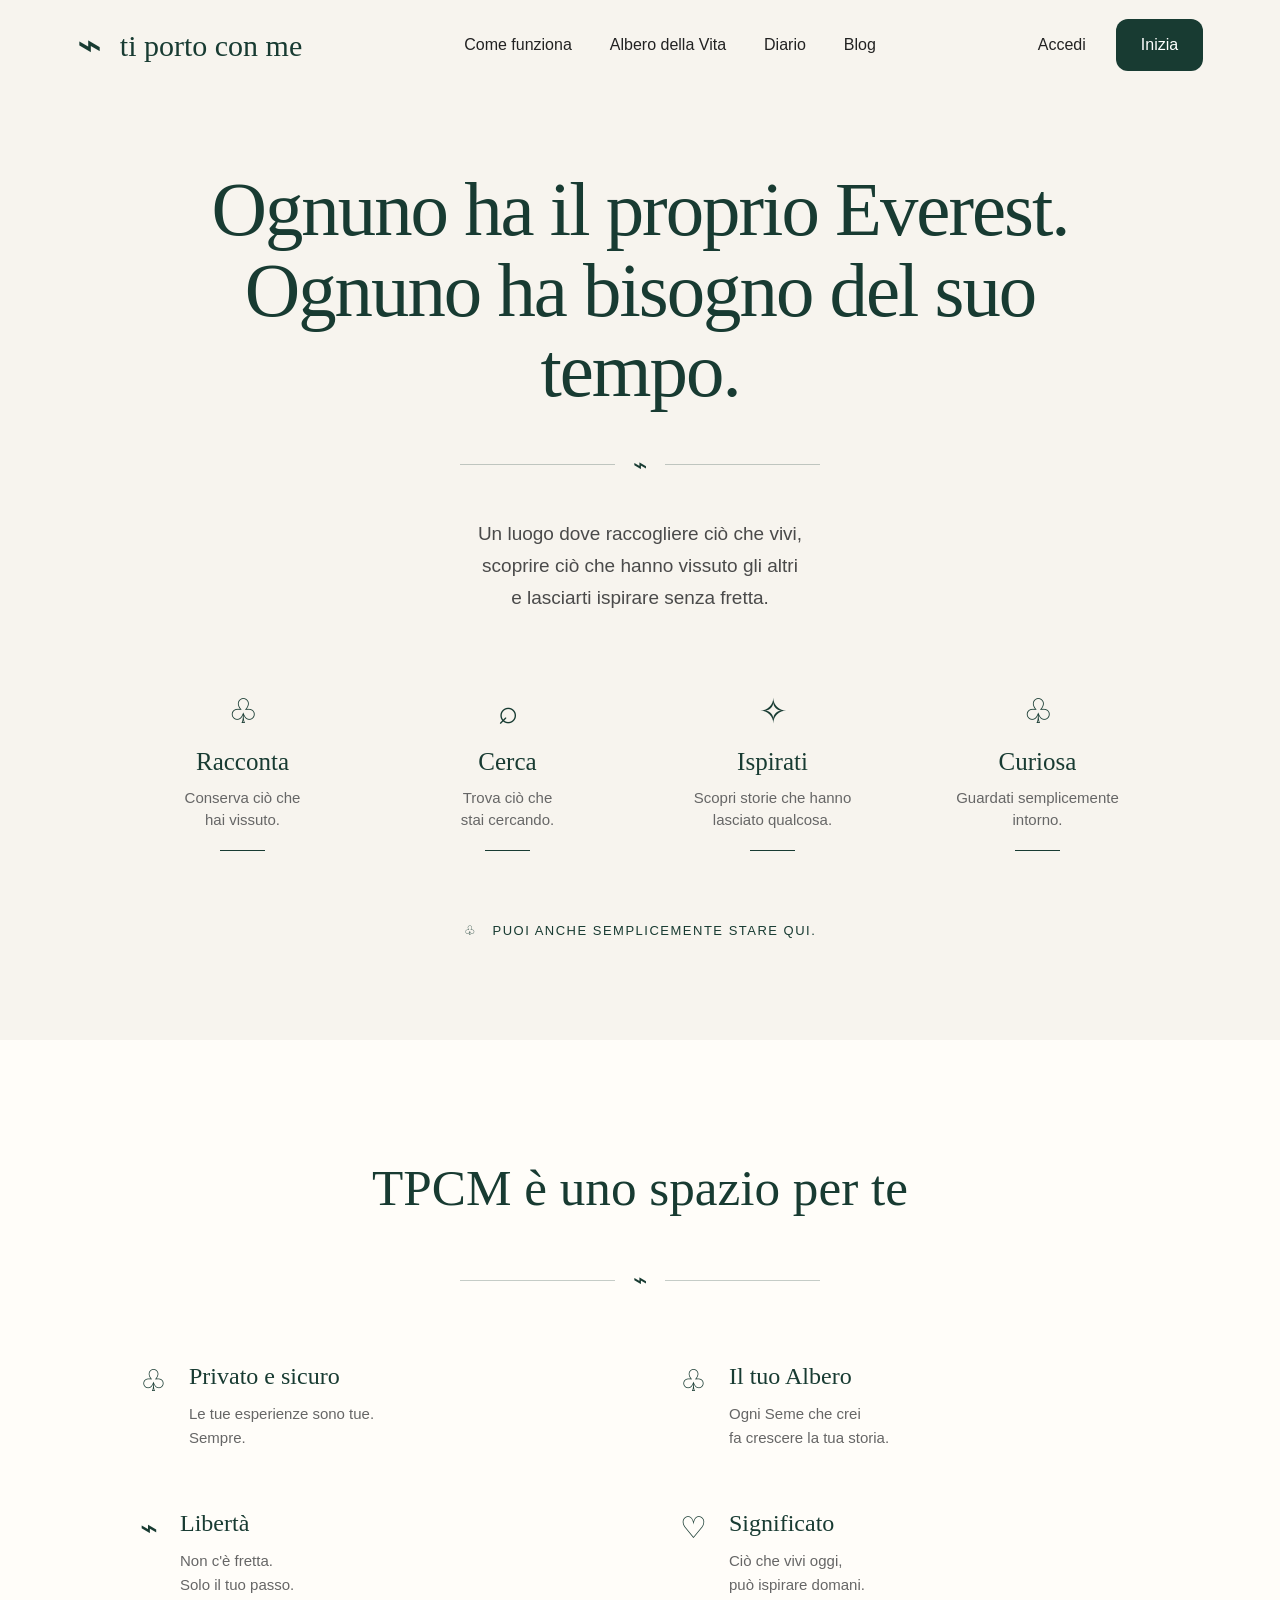
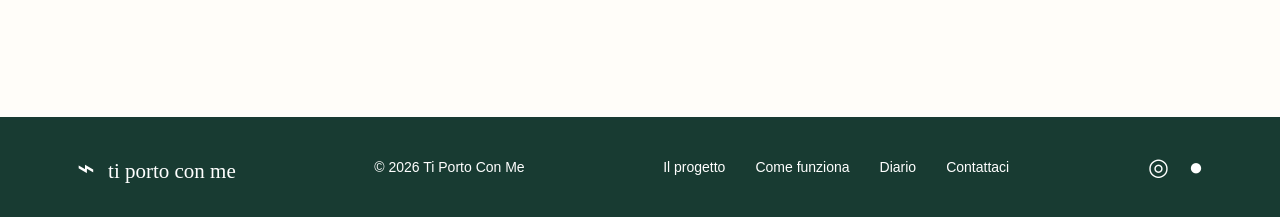
<file: src/index.html>
<!DOCTYPE html>
<html lang="it">

<head>
  <meta charset="UTF-8">
  <meta name="viewport" content="width=device-width, initial-scale=1.0">

  <title>Ti Porto Con Me</title>

  <link rel="stylesheet" href="style.css">

  <!-- =========================================================
       HOMEPAGE — OVERRIDE DEFINITIVO
       ========================================================= -->

  <style>

    /* ---------------------------------------------------------
       HERO
       --------------------------------------------------------- */

    .hero-content {
      display: block !important;
      width: 100% !important;
      max-width: 1180px !important;
      margin: 0 auto !important;
      text-align: center !important;
    }

    .hero h1 {
      display: block !important;
      width: 100% !important;
      max-width: 1000px !important;
      margin: 0 auto !important;
    }

    .hero-divider {
      display: flex !important;
      margin: 35px auto !important;
    }

    .hero-text {
      display: block !important;
      width: 100% !important;
      max-width: 650px !important;
      margin: 0 auto !important;
    }


    /* ---------------------------------------------------------
       LE QUATTRO AZIONI
       --------------------------------------------------------- */

    .hero-actions {
      display: flex !important;
      flex-direction: row !important;
      align-items: flex-start !important;
      justify-content: center !important;
      width: 100% !important;
      max-width: 1050px !important;
      margin: 55px auto 0 !important;
      padding: 0 !important;
      gap: 10px !important;
    }

    .hero-actions .action {
      display: flex !important;
      flex: 1 1 0 !important;
      flex-direction: column !important;
      align-items: center !important;
      justify-content: flex-start !important;

      width: auto !important;
      max-width: none !important;
      min-height: 180px !important;

      margin: 0 !important;
      padding: 25px 15px !important;

      box-sizing: border-box !important;

      color: #183b32 !important;
      text-decoration: none !important;
      text-align: center !important;

      border: none !important;
      background: transparent !important;

      transition: transform 0.2s ease !important;
    }

    .hero-actions .action:hover {
      transform: translateY(-5px) !important;
    }

    .hero-actions .action-icon {
      display: block !important;

      font-family: Georgia, "Times New Roman", serif !important;
      font-size: 34px !important;
      line-height: 1 !important;

      margin: 0 0 18px !important;

      color: #183b32 !important;
    }

    .hero-actions .action h3 {
      display: block !important;

      font-family: Georgia, "Times New Roman", serif !important;
      font-size: 25px !important;
      font-weight: 400 !important;
      line-height: 1.2 !important;

      margin: 0 0 10px !important;

      color: #183b32 !important;
    }

    .hero-actions .action p {
      display: block !important;

      font-family: Arial, Helvetica, sans-serif !important;
      font-size: 15px !important;
      line-height: 1.5 !important;

      margin: 0 !important;

      color: #666 !important;
    }

    .hero-actions .action-line {
      display: block !important;

      width: 45px !important;
      height: 1px !important;

      margin: 18px auto 0 !important;

      background: #183b32 !important;
    }


    /* ---------------------------------------------------------
       FRASE FINALE
       --------------------------------------------------------- */

    .hero-content > .stay {
      display: block !important;

      width: 100% !important;
      max-width: none !important;

      margin: 45px auto 0 !important;
      padding: 0 !important;

      clear: none !important;

      text-align: center !important;

      font-size: 13px !important;
      letter-spacing: 1.5px !important;

      color: #183b32 !important;
    }


    /* ---------------------------------------------------------
       TABLET
       --------------------------------------------------------- */

    @media (max-width: 900px) {

      .hero-actions {
        max-width: 600px !important;
        flex-wrap: wrap !important;
        gap: 10px !important;
      }

      .hero-actions .action {
        flex: 0 0 calc(50% - 10px) !important;
        width: calc(50% - 10px) !important;
      }

    }


    /* ---------------------------------------------------------
       MOBILE
       --------------------------------------------------------- */

    @media (max-width: 600px) {

      .hero-content {
        display: block !important;
      }

      .hero-actions {
        display: flex !important;
        flex-direction: column !important;
        align-items: center !important;

        width: 100% !important;
        max-width: 100% !important;

        margin-top: 35px !important;
        gap: 0 !important;
      }

      .hero-actions .action {
        flex: none !important;

        display: flex !important;

        width: 100% !important;
        max-width: 260px !important;

        min-height: 160px !important;

        margin: 0 auto !important;
        padding: 20px 15px !important;
      }

      .hero-content > .stay {
        margin-top: 20px !important;
        font-size: 11px !important;
      }

    }

  </style>

</head>


<body>

  <!-- =========================================================
       HEADER
       ========================================================= -->

  <header class="header">

    <div class="logo">
      <span class="logo-mountain">⌁</span>
      <span>ti porto con me</span>
    </div>


    <nav>
      <a href="#">Come funziona</a>
      <a href="#">Albero della Vita</a>
      <a href="diario.html">Diario</a>
      <a href="blog.html">Blog</a>
    </nav>


    <div class="header-actions">
      <a href="#">Accedi</a>
      <a href="#" class="button">Inizia</a>
    </div>

  </header>


  <!-- =========================================================
       MAIN
       ========================================================= -->

  <main>

    <!-- =======================================================
         HERO
         ======================================================= -->

    <section class="hero">

      <div class="hero-content">


        <!-- TITOLO -->

        <h1>
          Ognuno ha il proprio Everest.<br>
          Ognuno ha bisogno del suo tempo.
        </h1>


        <!-- SEPARATORE -->

        <div class="hero-divider">
          <span></span>
          <span>⌁</span>
          <span></span>
        </div>


        <!-- TESTO -->

        <p class="hero-text">
          Un luogo dove raccogliere ciò che vivi,<br>
          scoprire ciò che hanno vissuto gli altri<br>
          e lasciarti ispirare senza fretta.
        </p>


        <!-- ===================================================
             QUATTRO AZIONI
             =================================================== -->

        <div class="hero-actions">


          <!-- RACCONTA -->

          <a href="racconta.html" class="action">

            <div class="action-icon">♧</div>

            <h3>Racconta</h3>

            <p>
              Conserva ciò che<br>
              hai vissuto.
            </p>

            <span class="action-line"></span>

          </a>


          <!-- CERCA -->

          <a href="#" class="action">

            <div class="action-icon">⌕</div>

            <h3>Cerca</h3>

            <p>
              Trova ciò che<br>
              stai cercando.
            </p>

            <span class="action-line"></span>

          </a>


          <!-- ISPIRATI -->

          <a href="#" class="action">

            <div class="action-icon">✧</div>

            <h3>Ispirati</h3>

            <p>
              Scopri storie che hanno<br>
              lasciato qualcosa.
            </p>

            <span class="action-line"></span>

          </a>


          <!-- CURIOSA -->

          <a href="#" class="action">

            <div class="action-icon">♧</div>

            <h3>Curiosa</h3>

            <p>
              Guardati semplicemente<br>
              intorno.
            </p>

            <span class="action-line"></span>

          </a>


        </div>


        <!-- FRASE FINALE -->

        <div class="stay">
          ♧ &nbsp; PUOI ANCHE SEMPLICEMENTE STARE QUI.
        </div>


      </div>

    </section>


    <!-- =========================================================
         SPAZIO
         ========================================================= -->

    <section class="space">

      <h2>TPCM è uno spazio per te</h2>


      <div class="section-divider">
        <span></span>
        <span>⌁</span>
        <span></span>
      </div>


      <div class="values">


        <div class="value">

          <div class="value-icon">♧</div>

          <div>
            <h3>Privato e sicuro</h3>

            <p>
              Le tue esperienze sono tue.<br>
              Sempre.
            </p>
          </div>

        </div>


        <div class="value">

          <div class="value-icon">♧</div>

          <div>
            <h3>Il tuo Albero</h3>

            <p>
              Ogni Seme che crei<br>
              fa crescere la tua storia.
            </p>
          </div>

        </div>


        <div class="value">

          <div class="value-icon">⌁</div>

          <div>
            <h3>Libertà</h3>

            <p>
              Non c'è fretta.<br>
              Solo il tuo passo.
            </p>
          </div>

        </div>


        <div class="value">

          <div class="value-icon">♡</div>

          <div>
            <h3>Significato</h3>

            <p>
              Ciò che vivi oggi,<br>
              può ispirare domani.
            </p>
          </div>

        </div>


      </div>

    </section>

  </main>


  <!-- =========================================================
       FOOTER
       ========================================================= -->

  <footer>

    <div class="footer-logo">
      <span>⌁</span>
      ti porto con me
    </div>


    <div class="copyright">
      © 2026 Ti Porto Con Me
    </div>


    <div class="footer-links">
      <a href="#">Il progetto</a>
      <a href="#">Come funziona</a>
      <a href="diario.html">Diario</a>
      <a href="#">Contattaci</a>
    </div>


    <div class="social">
      ◎ &nbsp; ●
    </div>

  </footer>

</body>

</html>
</file>
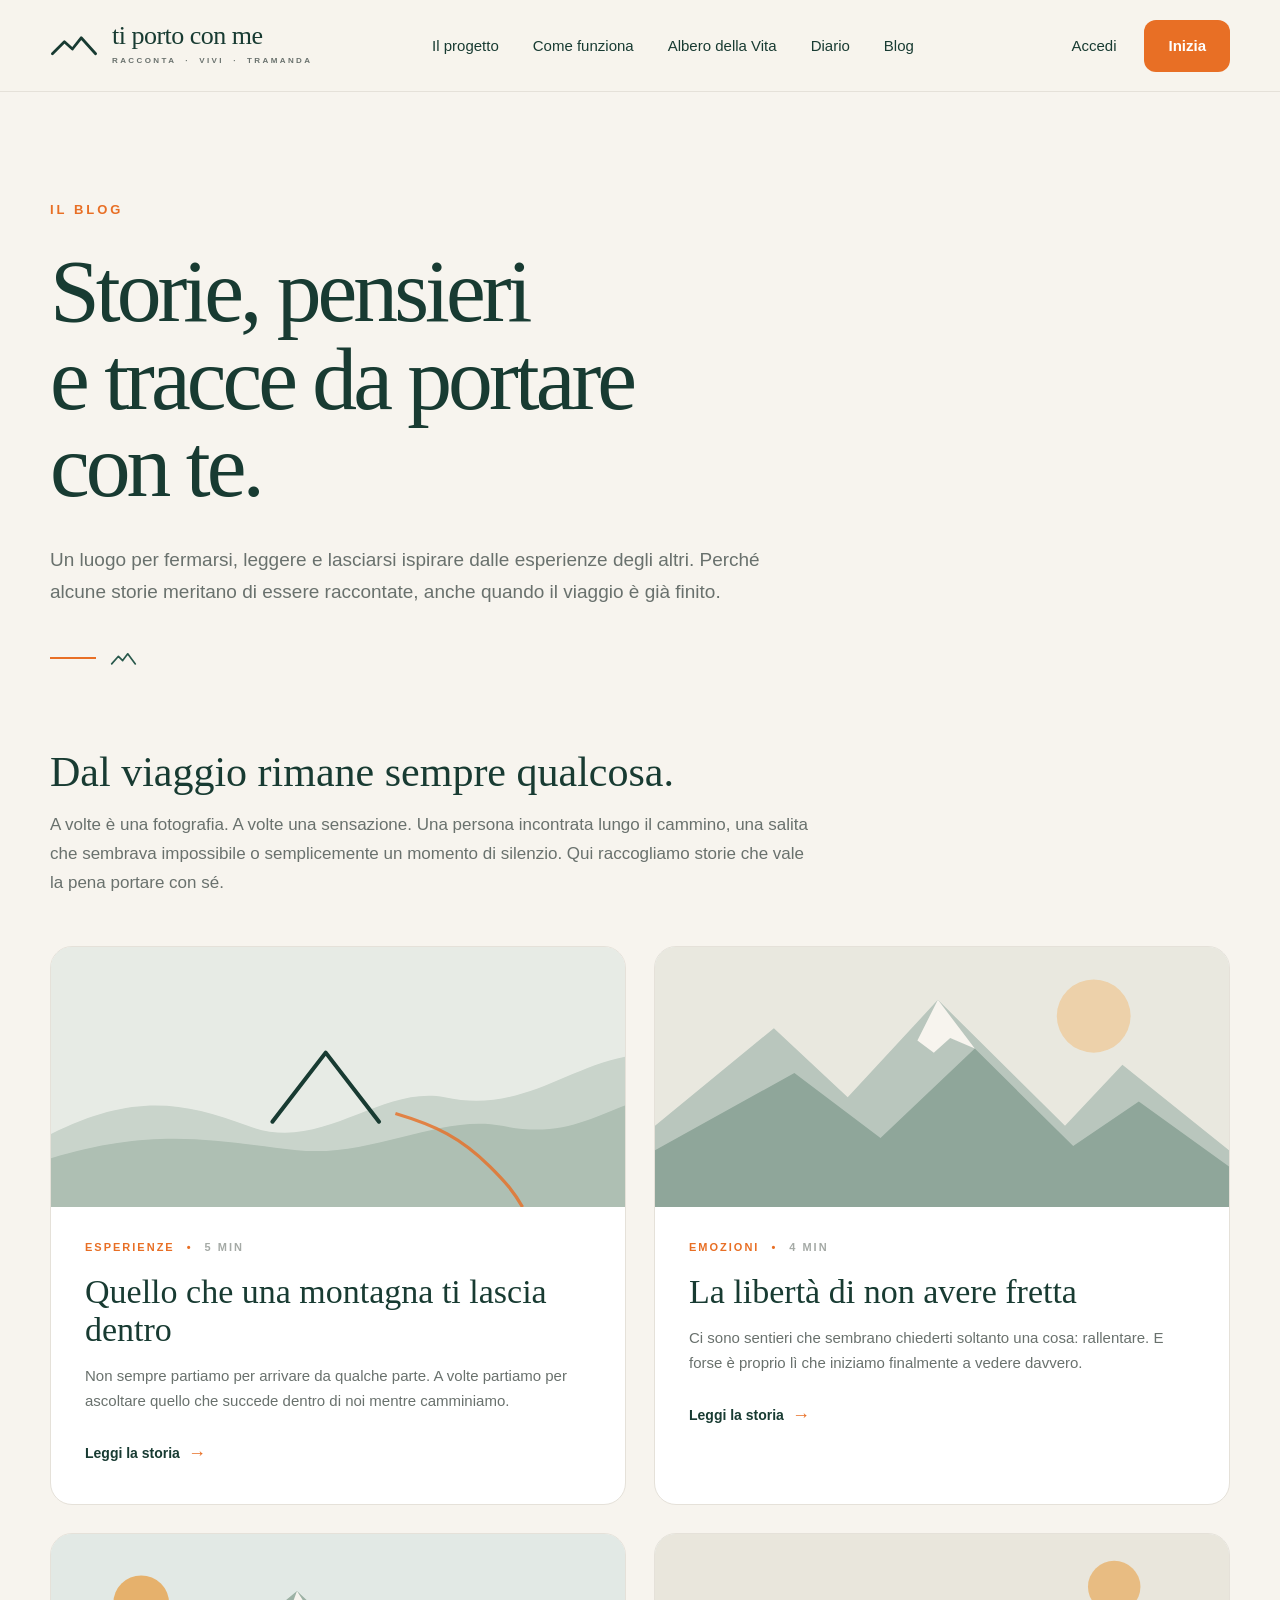
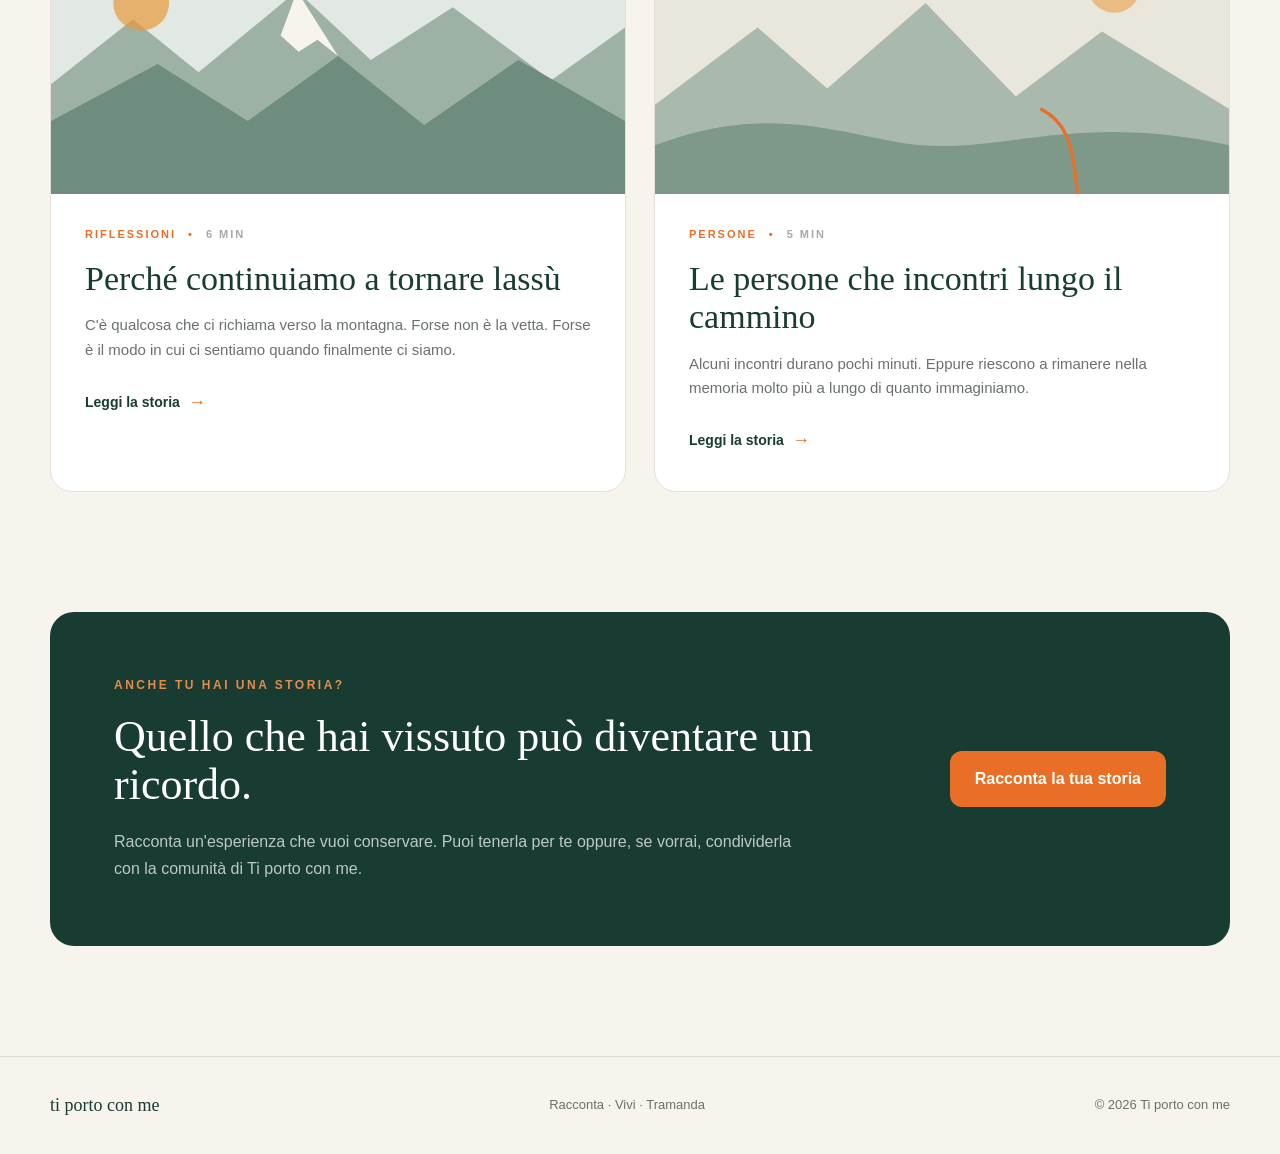
<file: src/blog.html>
<!DOCTYPE html>
<html lang="it">
<head>
  <meta charset="UTF-8">
  <meta name="viewport" content="width=device-width, initial-scale=1.0">

  <title>Blog | Ti porto con me</title>

  <style>
    /* =========================================================
       TI PORTO CON ME — BLOG
       ========================================================= */

    :root {
      --verde: #183b32;
      --verde-2: #28584b;
      --crema: #f7f4ee;
      --crema-2: #efede6;
      --arancio: #e86f25;
      --grigio: #69716d;
      --bianco: #ffffff;
      --bordo: #dedbd3;
    }

    * {
      box-sizing: border-box;
      margin: 0;
      padding: 0;
    }

    html {
      scroll-behavior: smooth;
    }

    body {
      background: var(--crema);
      color: var(--verde);
      font-family: Inter, Arial, sans-serif;
      line-height: 1.6;
    }

    a {
      color: inherit;
      text-decoration: none;
    }

    /* =========================================================
       HEADER
       ========================================================= */

    .header {
      width: 100%;
      height: 92px;
      background: rgba(247, 244, 238, 0.97);
      border-bottom: 1px solid #e5e1d9;
      display: flex;
      align-items: center;
      position: relative;
      z-index: 10;
    }

    .header-inner {
      width: min(1180px, calc(100% - 64px));
      margin: 0 auto;
      display: flex;
      align-items: center;
      justify-content: space-between;
    }

    .logo {
      display: flex;
      align-items: center;
      gap: 14px;
      min-width: 260px;
    }

    .logo-mark {
      width: 48px;
      height: 32px;
      position: relative;
      flex-shrink: 0;
    }

    .logo-mark svg {
      width: 100%;
      height: 100%;
      display: block;
    }

    .logo-text {
      display: flex;
      flex-direction: column;
    }

    .logo-name {
      font-family: Georgia, "Times New Roman", serif;
      font-size: 26px;
      line-height: 1;
      letter-spacing: -0.5px;
      color: var(--verde);
    }

    .logo-tagline {
      margin-top: 6px;
      font-size: 8px;
      font-weight: 600;
      letter-spacing: 2.4px;
      color: var(--grigio);
    }

    .nav {
      display: flex;
      align-items: center;
      gap: 34px;
      font-size: 15px;
      color: var(--verde);
    }

    .nav a {
      transition: opacity 0.2s ease;
      white-space: nowrap;
    }

    .nav a:hover {
      opacity: 0.6;
    }

    .header-actions {
      display: flex;
      align-items: center;
      gap: 28px;
      margin-left: 38px;
      font-size: 15px;
      white-space: nowrap;
    }

    .start-button {
      background: var(--arancio);
      color: white;
      padding: 14px 24px;
      border-radius: 12px;
      font-weight: 600;
      transition: transform 0.2s ease, opacity 0.2s ease;
    }

    .start-button:hover {
      transform: translateY(-1px);
      opacity: 0.9;
    }

    /* =========================================================
       HERO
       ========================================================= */

    .hero {
      width: min(1180px, calc(100% - 64px));
      margin: 0 auto;
      padding: 108px 0 82px;
    }

    .eyebrow {
      color: var(--arancio);
      font-size: 13px;
      font-weight: 700;
      letter-spacing: 3px;
      text-transform: uppercase;
      margin-bottom: 26px;
    }

    .hero h1 {
      max-width: 850px;
      font-family: Georgia, "Times New Roman", serif;
      font-size: clamp(58px, 7vw, 94px);
      line-height: 0.98;
      font-weight: 400;
      letter-spacing: -4px;
      color: var(--verde);
    }

    .hero-description {
      max-width: 730px;
      margin-top: 34px;
      font-size: 19px;
      line-height: 1.65;
      color: var(--grigio);
    }

    .decoration {
      display: flex;
      align-items: center;
      gap: 14px;
      margin-top: 42px;
    }

    .decoration-line {
      width: 46px;
      height: 2px;
      background: var(--arancio);
    }

    .decoration-mountain {
      width: 27px;
      height: 18px;
    }

    /* =========================================================
       INTRO
       ========================================================= */

    .intro {
      width: min(1180px, calc(100% - 64px));
      margin: 0 auto;
      padding: 0 0 48px;
    }

    .intro h2 {
      font-family: Georgia, "Times New Roman", serif;
      font-weight: 400;
      font-size: 42px;
      line-height: 1.1;
      margin-bottom: 16px;
    }

    .intro p {
      max-width: 760px;
      color: var(--grigio);
      font-size: 17px;
      line-height: 1.7;
    }

    /* =========================================================
       ARTICOLI
       ========================================================= */

    .articles {
      width: min(1180px, calc(100% - 64px));
      margin: 0 auto;
      padding-bottom: 120px;
    }

    .article-grid {
      display: grid;
      grid-template-columns: repeat(2, 1fr);
      gap: 28px;
    }

    .article-card {
      background: var(--bianco);
      border: 1px solid #e5e1d9;
      border-radius: 22px;
      overflow: hidden;
      transition: transform 0.25s ease, box-shadow 0.25s ease;
    }

    .article-card:hover {
      transform: translateY(-4px);
      box-shadow: 0 18px 45px rgba(24, 59, 50, 0.08);
    }

    .article-image {
      height: 260px;
      background:
        linear-gradient(
          135deg,
          #dfe7e1 0%,
          #eef0ea 45%,
          #d5ddd7 100%
        );
      position: relative;
      overflow: hidden;
    }

    .article-image svg {
      width: 100%;
      height: 100%;
      display: block;
    }

    .article-content {
      padding: 32px 34px 36px;
    }

    .article-meta {
      display: flex;
      align-items: center;
      gap: 12px;
      margin-bottom: 17px;
      color: var(--arancio);
      font-size: 11px;
      font-weight: 700;
      letter-spacing: 2px;
      text-transform: uppercase;
    }

    .article-meta span:last-child {
      color: #a5aaa6;
    }

    .article-card h3 {
      font-family: Georgia, "Times New Roman", serif;
      font-size: 34px;
      line-height: 1.12;
      font-weight: 400;
      margin-bottom: 15px;
    }

    .article-card p {
      color: var(--grigio);
      font-size: 15px;
      line-height: 1.65;
      margin-bottom: 25px;
    }

    .read-more {
      display: inline-flex;
      align-items: center;
      gap: 8px;
      color: var(--verde);
      font-size: 14px;
      font-weight: 700;
    }

    .read-more::after {
      content: "→";
      color: var(--arancio);
      font-size: 18px;
      transition: transform 0.2s ease;
    }

    .article-card:hover .read-more::after {
      transform: translateX(4px);
    }

    /* =========================================================
       SEZIONE FINALE
       ========================================================= */

    .closing {
      width: min(1180px, calc(100% - 64px));
      margin: 0 auto 110px;
      background: var(--verde);
      color: white;
      border-radius: 24px;
      padding: 64px;
      display: flex;
      align-items: center;
      justify-content: space-between;
      gap: 50px;
    }

    .closing-text {
      max-width: 700px;
    }

    .closing-label {
      color: #e98a4d;
      font-size: 12px;
      font-weight: 700;
      letter-spacing: 2.5px;
      text-transform: uppercase;
      margin-bottom: 18px;
    }

    .closing h2 {
      font-family: Georgia, "Times New Roman", serif;
      font-weight: 400;
      font-size: 44px;
      line-height: 1.1;
      margin-bottom: 18px;
    }

    .closing p {
      color: rgba(255,255,255,0.72);
      font-size: 16px;
      line-height: 1.7;
    }

    .closing-button {
      flex-shrink: 0;
      background: var(--arancio);
      color: white;
      border-radius: 12px;
      padding: 15px 25px;
      font-weight: 600;
    }

    /* =========================================================
       FOOTER
       ========================================================= */

    .footer {
      border-top: 1px solid #dedbd3;
      padding: 34px 0;
      color: var(--grigio);
      font-size: 13px;
    }

    .footer-inner {
      width: min(1180px, calc(100% - 64px));
      margin: 0 auto;
      display: flex;
      justify-content: space-between;
      align-items: center;
    }

    .footer-brand {
      color: var(--verde);
      font-family: Georgia, "Times New Roman", serif;
      font-size: 18px;
    }

    /* =========================================================
       RESPONSIVE
       ========================================================= */

    @media (max-width: 1050px) {

      .nav {
        gap: 20px;
      }

      .header-actions {
        margin-left: 20px;
        gap: 16px;
      }

      .logo {
        min-width: auto;
      }

    }

    @media (max-width: 850px) {

      .header {
        height: auto;
        padding: 18px 0;
      }

      .header-inner {
        flex-wrap: wrap;
        gap: 20px;
      }

      .nav {
        order: 3;
        width: 100%;
        justify-content: center;
        flex-wrap: wrap;
        gap: 16px 24px;
      }

      .header-actions {
        margin-left: auto;
      }

      .hero {
        padding-top: 70px;
      }

      .article-grid {
        grid-template-columns: 1fr;
      }

      .closing {
        flex-direction: column;
        align-items: flex-start;
        padding: 45px;
      }

    }

    @media (max-width: 600px) {

      .header-inner,
      .hero,
      .intro,
      .articles,
      .closing,
      .footer-inner {
        width: min(100% - 36px, 1180px);
      }

      .logo-name {
        font-size: 22px;
      }

      .logo-tagline {
        font-size: 7px;
      }

      .header-actions {
        gap: 12px;
      }

      .header-actions > a:first-child {
        display: none;
      }

      .start-button {
        padding: 11px 17px;
      }

      .hero {
        padding: 65px 0 60px;
      }

      .hero h1 {
        font-size: 55px;
        letter-spacing: -2.5px;
      }

      .hero-description {
        font-size: 17px;
      }

      .intro h2 {
        font-size: 35px;
      }

      .article-image {
        height: 220px;
      }

      .article-content {
        padding: 27px;
      }

      .article-card h3 {
        font-size: 30px;
      }

      .closing {
        margin-bottom: 70px;
        padding: 35px 28px;
      }

      .closing h2 {
        font-size: 36px;
      }

      .footer-inner {
        flex-direction: column;
        align-items: flex-start;
        gap: 10px;
      }

    }
  </style>
</head>

<body>

  <!-- =======================================================
       HEADER
       ======================================================= -->

  <header class="header">

    <div class="header-inner">

      <a href="index.html" class="logo">

        <div class="logo-mark">
          <svg viewBox="0 0 60 40" fill="none"
               xmlns="http://www.w3.org/2000/svg">
            <path
              d="M3 31L18 16L28 25L39 11L57 31"
              stroke="#183B32"
              stroke-width="3.5"
              stroke-linecap="round"
              stroke-linejoin="round"
            />
          </svg>
        </div>

        <div class="logo-text">
          <div class="logo-name">ti porto con me</div>
          <div class="logo-tagline">
            RACCONTA&nbsp;&nbsp;·&nbsp;&nbsp;VIVI&nbsp;&nbsp;·&nbsp;&nbsp;TRAMANDA
          </div>
        </div>

      </a>

      <nav class="nav">

        <a href="index.html">Il progetto</a>

        <a href="index.html">Come funziona</a>

        <a href="index.html">Albero della Vita</a>

        <a href="diario.html">Diario</a>

        <a href="blog.html">Blog</a>

      </nav>

      <div class="header-actions">

        <a href="#">Accedi</a>

        <a href="racconto.html" class="start-button">
          Inizia
        </a>

      </div>

    </div>

  </header>


  <!-- =======================================================
       HERO
       ======================================================= -->

  <main>

    <section class="hero">

      <div class="eyebrow">
        Il blog
      </div>

      <h1>
        Storie, pensieri<br>
        e tracce da portare<br>
        con te.
      </h1>

      <p class="hero-description">
        Un luogo per fermarsi, leggere e lasciarsi ispirare
        dalle esperienze degli altri. Perché alcune storie
        meritano di essere raccontate, anche quando il viaggio
        è già finito.
      </p>

      <div class="decoration">

        <div class="decoration-line"></div>

        <svg class="decoration-mountain"
             viewBox="0 0 32 20"
             fill="none"
             xmlns="http://www.w3.org/2000/svg">

          <path
            d="M2 17L10 8L15 13L21 5L30 17"
            stroke="#28584B"
            stroke-width="2"
            stroke-linecap="round"
            stroke-linejoin="round"
          />

        </svg>

      </div>

    </section>


    <!-- =====================================================
         INTRO
         ===================================================== -->

    <section class="intro">

      <h2>
        Dal viaggio rimane sempre qualcosa.
      </h2>

      <p>
        A volte è una fotografia. A volte una sensazione.
        Una persona incontrata lungo il cammino, una salita
        che sembrava impossibile o semplicemente un momento
        di silenzio. Qui raccogliamo storie che vale la pena
        portare con sé.
      </p>

    </section>


    <!-- =====================================================
         ARTICOLI
         ===================================================== -->

    <section class="articles">

      <div class="article-grid">


        <!-- ARTICOLO 1 -->

        <article class="article-card">

          <div class="article-image">

            <svg viewBox="0 0 700 320"
                 preserveAspectRatio="none"
                 xmlns="http://www.w3.org/2000/svg">

              <rect width="700" height="320" fill="#e7ebe5"/>

              <path
                d="M0 230
                   C100 180 160 190 240 220
                   C330 255 400 170 480 185
                   C570 205 625 150 700 135
                   L700 320
                   L0 320Z"
                fill="#c9d4cb"
              />

              <path
                d="M0 260
                   C130 220 205 240 300 250
                   C390 260 475 205 550 220
                   C620 235 660 210 700 195
                   L700 320
                   L0 320Z"
                fill="#aebfb3"
              />

              <path
                d="M420 205
                   C470 220 500 235 535 270
                   C555 290 565 302 575 320"
                stroke="#e86f25"
                stroke-width="4"
                fill="none"
                opacity=".8"
              />

              <path
                d="M270 215L335 130L400 215"
                stroke="#183b32"
                stroke-width="5"
                fill="none"
                stroke-linecap="round"
                stroke-linejoin="round"
              />

            </svg>

          </div>

          <div class="article-content">

            <div class="article-meta">
              <span>Esperienze</span>
              <span>•</span>
              <span>5 min</span>
            </div>

            <h3>
              Quello che una montagna
              ti lascia dentro
            </h3>

            <p>
              Non sempre partiamo per arrivare da qualche parte.
              A volte partiamo per ascoltare quello che succede
              dentro di noi mentre camminiamo.
            </p>

            <a href="#" class="read-more">
              Leggi la storia
            </a>

          </div>

        </article>


        <!-- ARTICOLO 2 -->

        <article class="article-card">

          <div class="article-image">

            <svg viewBox="0 0 700 320"
                 preserveAspectRatio="none"
                 xmlns="http://www.w3.org/2000/svg">

              <rect width="700" height="320" fill="#e9e8df"/>

              <circle
                cx="535"
                cy="85"
                r="45"
                fill="#f0c58e"
                opacity=".65"
              />

              <path
                d="M0 220L145 100L235 185L345 65L500 220L570 145L700 250V320H0Z"
                fill="#b9c6bd"
              />

              <path
                d="M0 250L170 155L275 235L390 125L510 245L590 190L700 270V320H0Z"
                fill="#8fa69a"
              />

              <path
                d="M345 65L390 125L360 112L340 130L320 115Z"
                fill="#f7f4ee"
              />

            </svg>

          </div>

          <div class="article-content">

            <div class="article-meta">
              <span>Emozioni</span>
              <span>•</span>
              <span>4 min</span>
            </div>

            <h3>
              La libertà di non avere
              fretta
            </h3>

            <p>
              Ci sono sentieri che sembrano chiederti soltanto
              una cosa: rallentare. E forse è proprio lì che
              iniziamo finalmente a vedere davvero.
            </p>

            <a href="#" class="read-more">
              Leggi la storia
            </a>

          </div>

        </article>


        <!-- ARTICOLO 3 -->

        <article class="article-card">

          <div class="article-image">

            <svg viewBox="0 0 700 320"
                 preserveAspectRatio="none"
                 xmlns="http://www.w3.org/2000/svg">

              <rect width="700" height="320" fill="#e2e9e5"/>

              <path
                d="M0 185L100 105L180 170L300 70L390 155L490 90L610 180L700 115V320H0Z"
                fill="#9db2a5"
              />

              <path
                d="M0 230L130 160L240 230L350 150L455 235L570 155L700 230V320H0Z"
                fill="#6f8d7e"
              />

              <path
                d="M300 70L350 150L325 130L302 145L280 125Z"
                fill="#f7f4ee"
              />

              <circle
                cx="110"
                cy="85"
                r="34"
                fill="#e89b3a"
                opacity=".7"
              />

            </svg>

          </div>

          <div class="article-content">

            <div class="article-meta">
              <span>Riflessioni</span>
              <span>•</span>
              <span>6 min</span>
            </div>

            <h3>
              Perché continuiamo
              a tornare lassù
            </h3>

            <p>
              C'è qualcosa che ci richiama verso la montagna.
              Forse non è la vetta. Forse è il modo in cui
              ci sentiamo quando finalmente ci siamo.
            </p>

            <a href="#" class="read-more">
              Leggi la storia
            </a>

          </div>

        </article>


        <!-- ARTICOLO 4 -->

        <article class="article-card">

          <div class="article-image">

            <svg viewBox="0 0 700 320"
                 preserveAspectRatio="none"
                 xmlns="http://www.w3.org/2000/svg">

              <rect width="700" height="320" fill="#e9e6dc"/>

              <path
                d="M0 210
                   L125 115
                   L210 190
                   L330 85
                   L440 200
                   L545 120
                   L700 215
                   V320
                   H0Z"
                fill="#a9b9ae"
              />

              <path
                d="M0 260
                   C120 215 190 235 290 255
                   C410 280 500 215 700 260
                   V320
                   H0Z"
                fill="#7e998a"
              />

              <path
                d="M470 215
                   C500 230 510 255 515 320"
                stroke="#e86f25"
                stroke-width="4"
                fill="none"
              />

              <circle
                cx="560"
                cy="65"
                r="32"
                fill="#e89b3a"
                opacity=".55"
              />

            </svg>

          </div>

          <div class="article-content">

            <div class="article-meta">
              <span>Persone</span>
              <span>•</span>
              <span>5 min</span>
            </div>

            <h3>
              Le persone che incontri
              lungo il cammino
            </h3>

            <p>
              Alcuni incontri durano pochi minuti.
              Eppure riescono a rimanere nella memoria
              molto più a lungo di quanto immaginiamo.
            </p>

            <a href="#" class="read-more">
              Leggi la storia
            </a>

          </div>

        </article>


      </div>

    </section>


    <!-- =====================================================
         CALL TO ACTION
         ===================================================== -->

    <section class="closing">

      <div class="closing-text">

        <div class="closing-label">
          Anche tu hai una storia?
        </div>

        <h2>
          Quello che hai vissuto
          può diventare un ricordo.
        </h2>

        <p>
          Racconta un'esperienza che vuoi conservare.
          Puoi tenerla per te oppure, se vorrai,
          condividerla con la comunità di Ti porto con me.
        </p>

      </div>

      <a href="racconto.html" class="closing-button">
        Racconta la tua storia
      </a>

    </section>

  </main>


  <!-- =======================================================
       FOOTER
       ======================================================= -->

  <footer class="footer">

    <div class="footer-inner">

      <div class="footer-brand">
        ti porto con me
      </div>

      <div>
        Racconta · Vivi · Tramanda
      </div>

      <div>
        © 2026 Ti porto con me
      </div>

    </div>

  </footer>

</body>
</html>
</file>
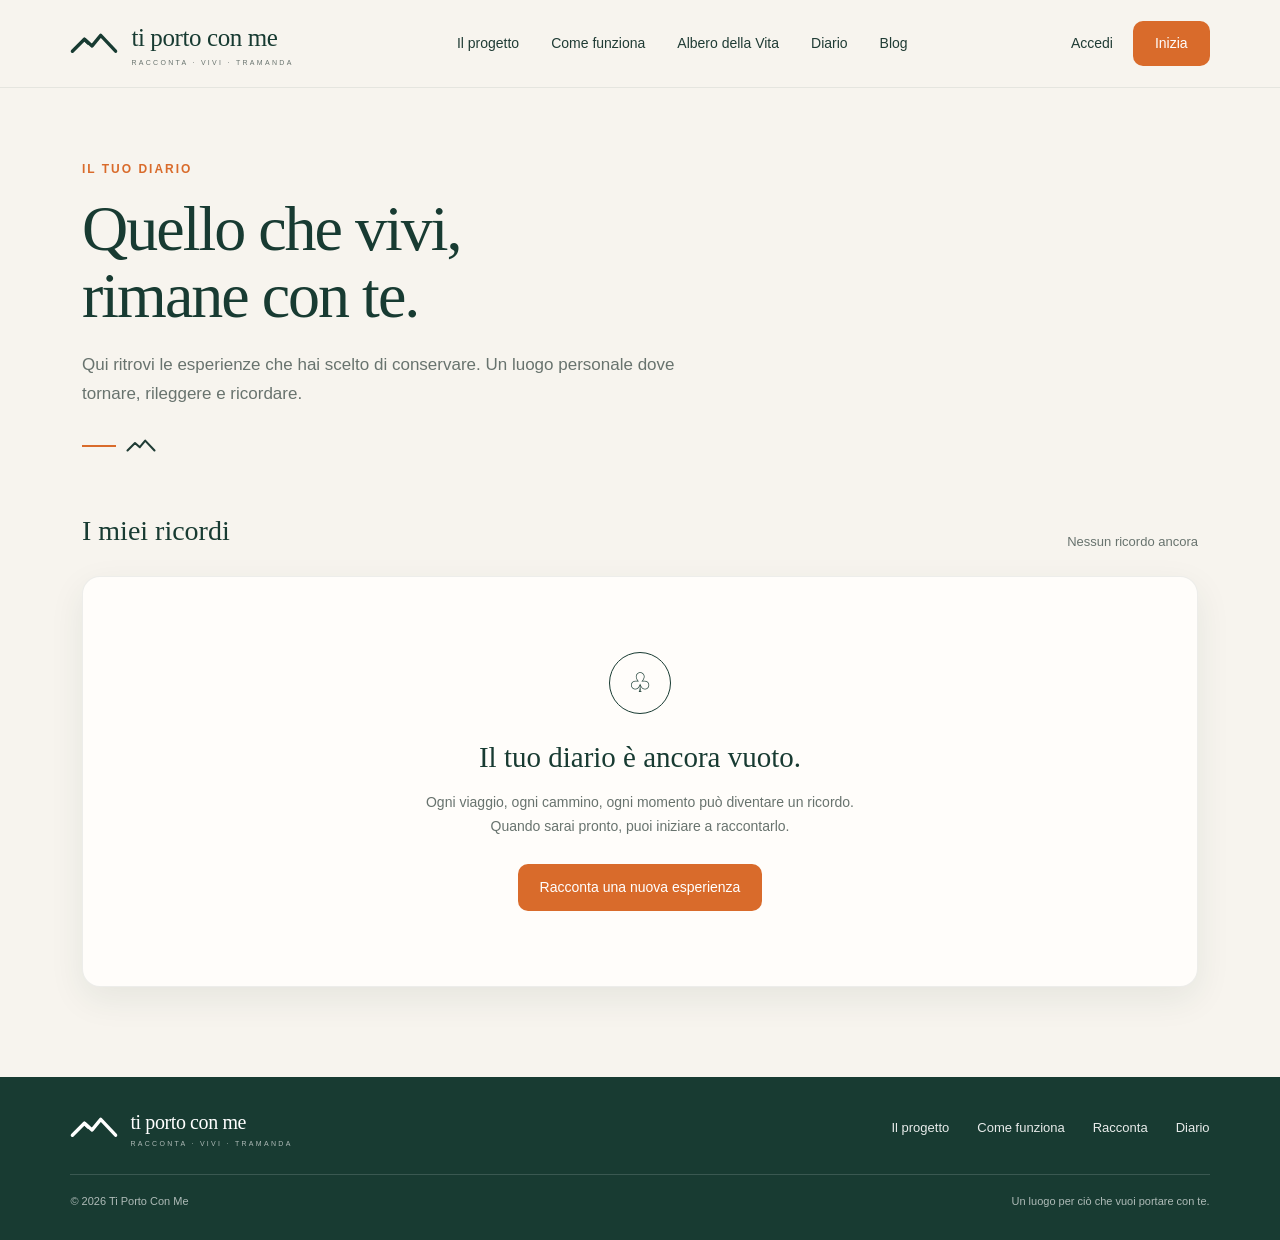
<file: src/diario.html>
<!DOCTYPE html>
<html lang="it">

<head>
  <meta charset="UTF-8">

  <meta
    name="viewport"
    content="width=device-width, initial-scale=1.0"
  >

  <title>Diario | Ti Porto Con Me</title>

  <meta
    name="description"
    content="Il tuo diario di esperienze, ricordi ed emozioni."
  >

  <style>

    :root {
      --cream: #f7f4ee;
      --cream-light: #fbfaf7;
      --paper: #fffdfa;

      --green: #183b32;
      --green-soft: #31574c;
      --green-light: #e8eee9;

      --orange: #d96b2b;
      --orange-light: #f5e3d5;

      --text: #203c35;
      --text-soft: #68736e;

      --border: #dddcd5;

      --shadow:
        0 12px 35px rgba(24, 59, 50, 0.08);

      --radius: 16px;
    }


    * {
      box-sizing: border-box;
      margin: 0;
      padding: 0;
    }


    html {
      scroll-behavior: smooth;
    }


    body {
      font-family:
        Arial,
        Helvetica,
        sans-serif;

      color: var(--text);
      background: var(--cream);

      line-height: 1.5;
    }


    /* =====================================================
       HEADER
       ===================================================== */

    header {
      height: 88px;

      display: flex;
      align-items: center;
      justify-content: space-between;

      padding: 0 5.5%;

      background:
        rgba(247, 244, 238, 0.96);

      border-bottom:
        1px solid rgba(32, 60, 53, 0.08);

      position: sticky;
      top: 0;
      z-index: 100;

      backdrop-filter: blur(10px);
    }


    .brand {
      display: flex;
      align-items: center;

      gap: 13px;

      text-decoration: none;

      color: var(--green);
    }


    .brand-logo {
      width: 48px;
      height: 32px;

      display: block;
    }


    .brand-name {
      display: block;

      font-family:
        Georgia,
        "Times New Roman",
        serif;

      font-size: 25px;

      letter-spacing: -0.4px;
    }


    .brand-subtitle {
      display: block;

      font-size: 7px;

      letter-spacing: 2.3px;

      margin-top: 2px;

      color: var(--text-soft);
    }


    nav {
      display: flex;
      align-items: center;

      gap: 32px;
    }


    nav a {
      color: var(--text);

      text-decoration: none;

      font-size: 14px;

      transition:
        color 0.2s ease;
    }


    nav a:hover {
      color: var(--orange);
    }


    .header-actions {
      display: flex;
      align-items: center;

      gap: 20px;
    }


    .login-link {
      color: var(--text);

      text-decoration: none;

      font-size: 14px;
    }


    .start-button {
      display: inline-flex;

      align-items: center;
      justify-content: center;

      padding: 12px 22px;

      background: var(--orange);

      color: white;

      text-decoration: none;

      border-radius: 10px;

      font-size: 14px;

      transition:
        transform 0.2s ease,
        background 0.2s ease;
    }


    .start-button:hover {
      background: #c75e24;

      transform: translateY(-1px);
    }


    /* =====================================================
       INTRO
       ===================================================== */

    .page {
      max-width: 1180px;

      margin: 0 auto;

      padding:
        72px 32px 90px;
    }


    .eyebrow {
      color: var(--orange);

      font-size: 12px;

      font-weight: 600;

      letter-spacing: 2px;

      text-transform: uppercase;

      margin-bottom: 18px;
    }


    h1 {
      max-width: 780px;

      font-family:
        Georgia,
        "Times New Roman",
        serif;

      font-size:
        clamp(45px, 5vw, 68px);

      font-weight: 400;

      line-height: 1.04;

      letter-spacing: -2px;

      color: var(--green);
    }


    .intro-text {
      max-width: 650px;

      margin-top: 22px;

      color: var(--text-soft);

      font-size: 17px;

      line-height: 1.7;
    }


    .intro-line {
      display: flex;
      align-items: center;

      gap: 10px;

      margin-top: 28px;
    }


    .intro-line::before {
      content: "";

      width: 34px;
      height: 2px;

      background: var(--orange);
    }


    .mountain {
      width: 30px;
      height: 18px;
    }


    /* =====================================================
       DIARY HEADER
       ===================================================== */

    .diary-top {
      display: flex;

      align-items: flex-end;

      justify-content: space-between;

      gap: 30px;

      margin-top: 55px;

      margin-bottom: 24px;
    }


    .diary-title {
      font-family:
        Georgia,
        "Times New Roman",
        serif;

      font-size: 28px;

      font-weight: 400;

      color: var(--green);
    }


    .diary-count {
      color: var(--text-soft);

      font-size: 13px;
    }


    /* =====================================================
       EMPTY STATE
       ===================================================== */

    .empty-state {
      background: var(--paper);

      border:
        1px solid rgba(32, 60, 53, 0.08);

      border-radius: 18px;

      box-shadow: var(--shadow);

      padding:
        75px 30px;

      text-align: center;
    }


    .empty-icon {
      width: 62px;
      height: 62px;

      margin:
        0 auto 22px;

      border:
        1px solid var(--green);

      border-radius: 50%;

      display: flex;

      align-items: center;
      justify-content: center;

      color: var(--green);

      font-size: 27px;
    }


    .empty-state h2 {
      font-family:
        Georgia,
        "Times New Roman",
        serif;

      font-size: 29px;

      font-weight: 400;

      color: var(--green);

      margin-bottom: 12px;
    }


    .empty-state p {
      max-width: 480px;

      margin:
        0 auto 25px;

      color: var(--text-soft);

      font-size: 14px;

      line-height: 1.7;
    }


    .primary-button {
      display: inline-flex;

      align-items: center;
      justify-content: center;

      background: var(--orange);

      color: white;

      text-decoration: none;

      border: none;

      border-radius: 10px;

      padding:
        13px 22px;

      font-size: 14px;

      cursor: pointer;

      transition:
        background 0.2s ease,
        transform 0.2s ease;
    }


    .primary-button:hover {
      background: #c75e24;

      transform: translateY(-1px);
    }


    /* =====================================================
       STORY CARD
       ===================================================== */

    .story-card {
      background: var(--paper);

      border:
        1px solid rgba(32, 60, 53, 0.08);

      border-radius: 18px;

      box-shadow: var(--shadow);

      overflow: hidden;

      display: grid;

      grid-template-columns:
        0.85fr 1.15fr;

      margin-bottom: 25px;
    }


    .story-image {
      min-height: 330px;

      background:
        linear-gradient(
          135deg,
          var(--green-light),
          #f2eee5
        );

      display: flex;

      align-items: center;
      justify-content: center;

      overflow: hidden;
    }


    .story-image img {
      width: 100%;
      height: 100%;

      min-height: 330px;

      object-fit: cover;

      display: block;
    }


    .story-image-placeholder {
      text-align: center;

      color: var(--green);
    }


    .story-image-placeholder .symbol {
      font-size: 38px;

      margin-bottom: 8px;
    }


    .story-image-placeholder span {
      display: block;

      font-family:
        Georgia,
        "Times New Roman",
        serif;

      font-size: 18px;
    }


    .story-content {
      padding: 38px 40px;
    }


    .story-date {
      color: var(--orange);

      font-size: 11px;

      font-weight: 600;

      letter-spacing: 1.5px;

      text-transform: uppercase;

      margin-bottom: 10px;
    }


    .story-content h2 {
      font-family:
        Georgia,
        "Times New Roman",
        serif;

      font-size: 34px;

      line-height: 1.15;

      font-weight: 400;

      color: var(--green);

      margin-bottom: 8px;
    }


    .story-place {
      color: var(--text-soft);

      font-size: 13px;

      margin-bottom: 25px;
    }


    .story-place::before {
      content: "⌖ ";

      color: var(--orange);
    }


    .story-excerpt {
      color: var(--text);

      font-size: 15px;

      line-height: 1.75;

      margin-bottom: 24px;
    }


    .emotion-list {
      display: flex;

      flex-wrap: wrap;

      gap: 7px;

      margin-bottom: 28px;
    }


    .emotion {
      padding:
        6px 11px;

      background:
        var(--green-light);

      color: var(--green);

      border-radius: 20px;

      font-size: 11px;
    }


    .story-footer {
      display: flex;

      align-items: center;

      justify-content: space-between;

      gap: 15px;

      padding-top: 20px;

      border-top:
        1px solid var(--border);
    }


    .privacy {
      color: var(--text-soft);

      font-size: 11px;
    }


    .read-button {
      border: none;

      background: transparent;

      color: var(--green);

      font-size: 13px;

      cursor: pointer;

      text-decoration: none;
    }


    .read-button:hover {
      color: var(--orange);
    }


    /* =====================================================
       FULL STORY
       ===================================================== */

    .full-story {
      display: none;

      background: var(--paper);

      border:
        1px solid rgba(32, 60, 53, 0.08);

      border-radius: 18px;

      box-shadow: var(--shadow);

      padding: 45px;

      margin-top: 25px;
    }


    .full-story.visible {
      display: block;
    }


    .full-story h2 {
      font-family:
        Georgia,
        "Times New Roman",
        serif;

      font-size: 34px;

      font-weight: 400;

      color: var(--green);

      margin-bottom: 8px;
    }


    .full-story-meta {
      color: var(--text-soft);

      font-size: 13px;

      margin-bottom: 30px;
    }


    .full-story-text {
      max-width: 760px;

      color: var(--text);

      font-size: 16px;

      line-height: 1.9;

      white-space: pre-line;

      margin-bottom: 30px;
    }


    .lasting {
      max-width: 760px;

      padding:
        20px 22px;

      background:
        var(--orange-light);

      border-left:
        3px solid var(--orange);

      border-radius:
        0 10px 10px 0;

      color: var(--text);

      font-family:
        Georgia,
        "Times New Roman",
        serif;

      font-size: 16px;

      line-height: 1.6;
    }


    .lasting-label {
      display: block;

      color: var(--orange);

      font-family:
        Arial,
        Helvetica,
        sans-serif;

      font-size: 10px;

      font-weight: 600;

      letter-spacing: 1.5px;

      text-transform: uppercase;

      margin-bottom: 7px;
    }


    /* =====================================================
       FOOTER
       ===================================================== */

    footer {
      background: var(--green);

      color: white;

      padding:
        30px 5.5%;
    }


    .footer-inner {
      max-width: 1250px;

      margin: 0 auto;

      display: flex;

      align-items: center;

      justify-content: space-between;

      gap: 30px;
    }


    .footer-brand {
      display: flex;

      align-items: center;

      gap: 12px;
    }


    .footer-brand .brand-name {
      color: white;

      font-size: 20px;
    }


    .footer-brand .brand-subtitle {
      color:
        rgba(255,255,255,0.65);
    }


    .footer-links {
      display: flex;

      gap: 28px;
    }


    .footer-links a {
      color: white;

      text-decoration: none;

      font-size: 13px;

      opacity: 0.9;
    }


    .footer-bottom {
      max-width: 1250px;

      margin: 25px auto 0;

      padding-top: 18px;

      border-top:
        1px solid
        rgba(255,255,255,0.15);

      display: flex;

      justify-content: space-between;

      color:
        rgba(255,255,255,0.65);

      font-size: 11px;
    }


    /* =====================================================
       MOBILE
       ===================================================== */

    @media (max-width: 850px) {

      header {
        height: auto;

        min-height: 78px;

        padding:
          14px 22px;
      }


      nav {
        display: none;
      }


      .header-actions {
        gap: 10px;
      }


      .login-link {
        display: none;
      }


      .page {
        padding:
          55px 20px 65px;
      }


      h1 {
        font-size: 45px;

        letter-spacing: -1.5px;
      }


      .diary-top {
        align-items: flex-start;

        flex-direction: column;

        gap: 7px;

        margin-top: 40px;
      }


      .story-card {
        grid-template-columns: 1fr;
      }


      .story-image {
        min-height: 230px;
      }


      .story-image img {
        min-height: 230px;
      }


      .story-content {
        padding:
          30px 25px;
      }


      .story-content h2 {
        font-size: 29px;
      }


      .full-story {
        padding:
          30px 25px;
      }


      .footer-inner {
        flex-direction: column;

        align-items: flex-start;
      }


      .footer-links {
        flex-wrap: wrap;

        gap: 15px 25px;
      }


      .footer-bottom {
        flex-direction: column;

        gap: 7px;
      }
    }


    @media (max-width: 500px) {

      .brand-name {
        font-size: 21px;
      }


      .brand-logo {
        width: 40px;
      }


      .start-button {
        padding:
          10px 15px;
      }


      h1 {
        font-size: 39px;
      }


      .intro-text {
        font-size: 15px;
      }
    }

  </style>
</head>


<body>


  <!-- =====================================================
       HEADER
       ===================================================== -->

  <header>

    <a
      href="index.html"
      class="brand"
      aria-label="Ti Porto Con Me"
    >

      <svg
        class="brand-logo"
        viewBox="0 0 100 60"
        xmlns="http://www.w3.org/2000/svg"
        aria-hidden="true"
      >

        <path
          d="M5 45 L30 20 L46 34 L64 12 L95 45"
          fill="none"
          stroke="currentColor"
          stroke-width="7"
          stroke-linecap="round"
          stroke-linejoin="round"
        />

        <path
          d="M30 20 L38 28"
          fill="none"
          stroke="currentColor"
          stroke-width="7"
          stroke-linecap="round"
        />

      </svg>


      <div>

        <span class="brand-name">
          ti porto con me
        </span>

        <span class="brand-subtitle">
          RACCONTA · VIVI · TRAMANDA
        </span>

      </div>

    </a>


    <nav>

      <a href="index.html">
        Il progetto
      </a>

      <a href="come-funziona.html">
        Come funziona
      </a>

      <a href="diario.html">
        Albero della Vita
      </a>

      <a href="diario.html">
        Diario
      </a>

      <a href="#">
        Blog
      </a>

    </nav>


    <div class="header-actions">

      <a
        href="#"
        class="login-link"
      >
        Accedi
      </a>

      <a
        href="racconta.html"
        class="start-button"
      >
        Inizia
      </a>

    </div>

  </header>



  <!-- =====================================================
       PAGE
       ===================================================== -->

  <main class="page">


    <div class="eyebrow">
      IL TUO DIARIO
    </div>


    <h1>
      Quello che vivi,<br>
      rimane con te.
    </h1>


    <p class="intro-text">
      Qui ritrovi le esperienze che hai scelto
      di conservare. Un luogo personale dove
      tornare, rileggere e ricordare.
    </p>


    <div class="intro-line">

      <svg
        class="mountain"
        viewBox="0 0 100 60"
        xmlns="http://www.w3.org/2000/svg"
        aria-hidden="true"
      >

        <path
          d="M5 45 L30 20 L46 34 L64 12 L95 45"
          fill="none"
          stroke="currentColor"
          stroke-width="7"
          stroke-linecap="round"
          stroke-linejoin="round"
        />

      </svg>

    </div>



    <!-- ===================================================
         DIARY
         =================================================== -->

    <div class="diary-top">

      <h2 class="diary-title">
        I miei ricordi
      </h2>

      <div
        class="diary-count"
        id="diaryCount"
      >
        Nessun ricordo ancora
      </div>

    </div>


    <!-- EMPTY STATE -->

    <section
      class="empty-state"
      id="emptyState"
    >

      <div class="empty-icon">
        ♧
      </div>

      <h2>
        Il tuo diario è ancora vuoto.
      </h2>

      <p>
        Ogni viaggio, ogni cammino, ogni
        momento può diventare un ricordo.
        Quando sarai pronto, puoi iniziare
        a raccontarlo.
      </p>

      <a
        href="racconta.html"
        class="primary-button"
      >
        Racconta una nuova esperienza
      </a>

    </section>



    <!-- STORY -->

    <article
      class="story-card"
      id="storyCard"
      style="display:none;"
    >

      <div
        class="story-image"
        id="storyImage"
      >

        <div class="story-image-placeholder">

          <div class="symbol">
            ◇
          </div>

          <span>
            Il tuo ricordo
          </span>

        </div>

      </div>


      <div class="story-content">

        <div
          class="story-date"
          id="storyDate"
        >
          ESPERIENZA
        </div>


        <h2 id="storyTitle">
          —
        </h2>


        <div
          class="story-place"
          id="storyPlace"
        >
          —
        </div>


        <p
          class="story-excerpt"
          id="storyExcerpt"
        >
          —
        </p>


        <div
          class="emotion-list"
          id="emotionList"
        ></div>


        <div class="story-footer">

          <div
            class="privacy"
            id="storyPrivacy"
          >
            ♧ Solo io
          </div>


          <button
            class="read-button"
            id="readButton"
            type="button"
          >
            Leggi il racconto →
          </button>

        </div>

      </div>

    </article>



    <!-- FULL STORY -->

    <section
      class="full-story"
      id="fullStory"
    >

      <h2 id="fullTitle">
        —
      </h2>


      <div
        class="full-story-meta"
        id="fullMeta"
      >
        —
      </div>


      <div
        class="full-story-text"
        id="fullText"
      >
        —
      </div>


      <div
        class="lasting"
        id="lastingBox"
        style="display:none;"
      >

        <span class="lasting-label">
          Ciò che è rimasto
        </span>

        <span id="lastingText">
          —
        </span>

      </div>

    </section>


  </main>



  <!-- =====================================================
       FOOTER
       ===================================================== -->

  <footer>

    <div class="footer-inner">


      <div class="footer-brand">

        <svg
          class="brand-logo"
          viewBox="0 0 100 60"
          xmlns="http://www.w3.org/2000/svg"
          aria-hidden="true"
        >

          <path
            d="M5 45 L30 20 L46 34 L64 12 L95 45"
            fill="none"
            stroke="currentColor"
            stroke-width="7"
            stroke-linecap="round"
            stroke-linejoin="round"
          />

          <path
            d="M30 20 L38 28"
            fill="none"
            stroke="currentColor"
            stroke-width="7"
            stroke-linecap="round"
          />

        </svg>


        <div>

          <span class="brand-name">
            ti porto con me
          </span>

          <span class="brand-subtitle">
            RACCONTA · VIVI · TRAMANDA
          </span>

        </div>

      </div>


      <div class="footer-links">

        <a href="index.html">
          Il progetto
        </a>

        <a href="come-funziona.html">
          Come funziona
        </a>

        <a href="racconta.html">
          Racconta
        </a>

        <a href="diario.html">
          Diario
        </a>

      </div>

    </div>


    <div class="footer-bottom">

      <span>
        © 2026 Ti Porto Con Me
      </span>

      <span>
        Un luogo per ciò che vuoi portare con te.
      </span>

    </div>

  </footer>



  <!-- =====================================================
       JAVASCRIPT
       ===================================================== -->

  <script>

    /*
     * =====================================================
     * TPCM — DIARIO
     *
     * Per ora legge il racconto salvato localmente
     * da racconta.html.
     *
     * In seguito sostituiremo questo punto con Supabase.
     * =====================================================
     */


    const emptyState =
      document.getElementById("emptyState");


    const storyCard =
      document.getElementById("storyCard");


    const fullStory =
      document.getElementById("fullStory");


    const diaryCount =
      document.getElementById("diaryCount");


    const storyTitle =
      document.getElementById("storyTitle");


    const storyPlace =
      document.getElementById("storyPlace");


    const storyDate =
      document.getElementById("storyDate");


    const storyExcerpt =
      document.getElementById("storyExcerpt");


    const storyPrivacy =
      document.getElementById("storyPrivacy");


    const emotionList =
      document.getElementById("emotionList");


    const storyImage =
      document.getElementById("storyImage");


    const fullTitle =
      document.getElementById("fullTitle");


    const fullMeta =
      document.getElementById("fullMeta");


    const fullText =
      document.getElementById("fullText");


    const lastingBox =
      document.getElementById("lastingBox");


    const lastingText =
      document.getElementById("lastingText");


    const readButton =
      document.getElementById("readButton");



    /* =====================================================
       FORMATTAZIONE DATA
       ===================================================== */

    function formatDate(value) {

      if (!value) {
        return "Data non indicata";
      }

      const date =
        new Date(value + "T00:00:00");

      if (Number.isNaN(date.getTime())) {
        return value;
      }

      return date.toLocaleDateString(
        "it-IT",
        {
          day: "numeric",
          month: "long",
          year: "numeric"
        }
      );
    }



    /* =====================================================
       CARICA RACCONTO
       ===================================================== */

    function loadStory() {

      const saved =
        localStorage.getItem(
          "tpcm_last_story"
        );


      if (!saved) {

        emptyState.style.display =
          "block";

        storyCard.style.display =
          "none";

        diaryCount.textContent =
          "Nessun ricordo ancora";

        return;

      }


      let story;

      try {

        story =
          JSON.parse(saved);

      } catch (error) {

        console.error(
          "Errore nella lettura del racconto:",
          error
        );

        emptyState.style.display =
          "block";

        return;

      }


      emptyState.style.display =
        "none";

      storyCard.style.display =
        "grid";


      diaryCount.textContent =
        "1 ricordo conservato";


      /* =================================================
         DATI PRINCIPALI
         ================================================= */

      storyTitle.textContent =
        story.title ||
        "Senza titolo";


      storyPlace.textContent =
        story.place ||
        "Luogo non indicato";


      storyDate.textContent =
        story.date
          ? formatDate(story.date)
          : "ESPERIENZA";


      storyExcerpt.textContent =
        story.story ||
        "Non hai ancora scritto il tuo racconto.";


      /* =================================================
         PRIVACY
         ================================================= */

      if (
        story.privacy ===
        "community"
      ) {

        storyPrivacy.textContent =
          "♡ Con la comunità";

      } else {

        storyPrivacy.textContent =
          "♧ Solo io";

      }


      /* =================================================
         EMOZIONI
         ================================================= */

      emotionList.innerHTML =
        "";


      if (
        story.emotions &&
        Object.keys(story.emotions).length
      ) {

        Object.entries(
          story.emotions
        ).forEach(
          ([emotion, intensity]) => {

            const tag =
              document.createElement(
                "span"
              );

            tag.className =
              "emotion";

            tag.textContent =
              `${emotion} · ${intensity}/5`;

            emotionList.appendChild(tag);

          }
        );

      }



      /* =================================================
         FOTO
         =================================================

         La versione attuale di Racconta non salva ancora
         la fotografia nel localStorage.

         Per questo mostriamo un segnaposto elegante.
         La fotografia verrà collegata nel prossimo step.
         */

      storyImage.innerHTML = `

        <div class="story-image-placeholder">

          <div class="symbol">
            ◇
          </div>

          <span>
            Il tuo ricordo
          </span>

        </div>

      `;



      /* =================================================
         RACCONTO COMPLETO
         ================================================= */

      fullTitle.textContent =
        story.title ||
        "Senza titolo";


      const metaParts = [];


      if (story.place) {
        metaParts.push(
          story.place
        );
      }


      if (story.date) {
        metaParts.push(
          formatDate(story.date)
        );
      }


      fullMeta.textContent =
        metaParts.join(" · ") ||
        "Esperienza";


      fullText.textContent =
        story.story ||
        "Non hai scritto un racconto.";


      /* =================================================
         PENSIERO FINALE
         ================================================= */

      if (story.lasting) {

        lastingBox.style.display =
          "block";

        lastingText.textContent =
          story.lasting;

      } else {

        lastingBox.style.display =
          "none";

      }

    }



    /* =====================================================
       APRI / CHIUDI RACCONTO
       ===================================================== */

    readButton.addEventListener(
      "click",
      function () {

        fullStory.classList.toggle(
          "visible"
        );


        if (
          fullStory.classList.contains(
            "visible"
          )
        ) {

          readButton.textContent =
            "Chiudi il racconto ↑";


          fullStory.scrollIntoView({
            behavior: "smooth",
            block: "start"
          });

        } else {

          readButton.textContent =
            "Leggi il racconto →";

        }

      }
    );



    /* =====================================================
       AVVIO
       ===================================================== */

    loadStory();

  </script>


</body>
</html>
</file>
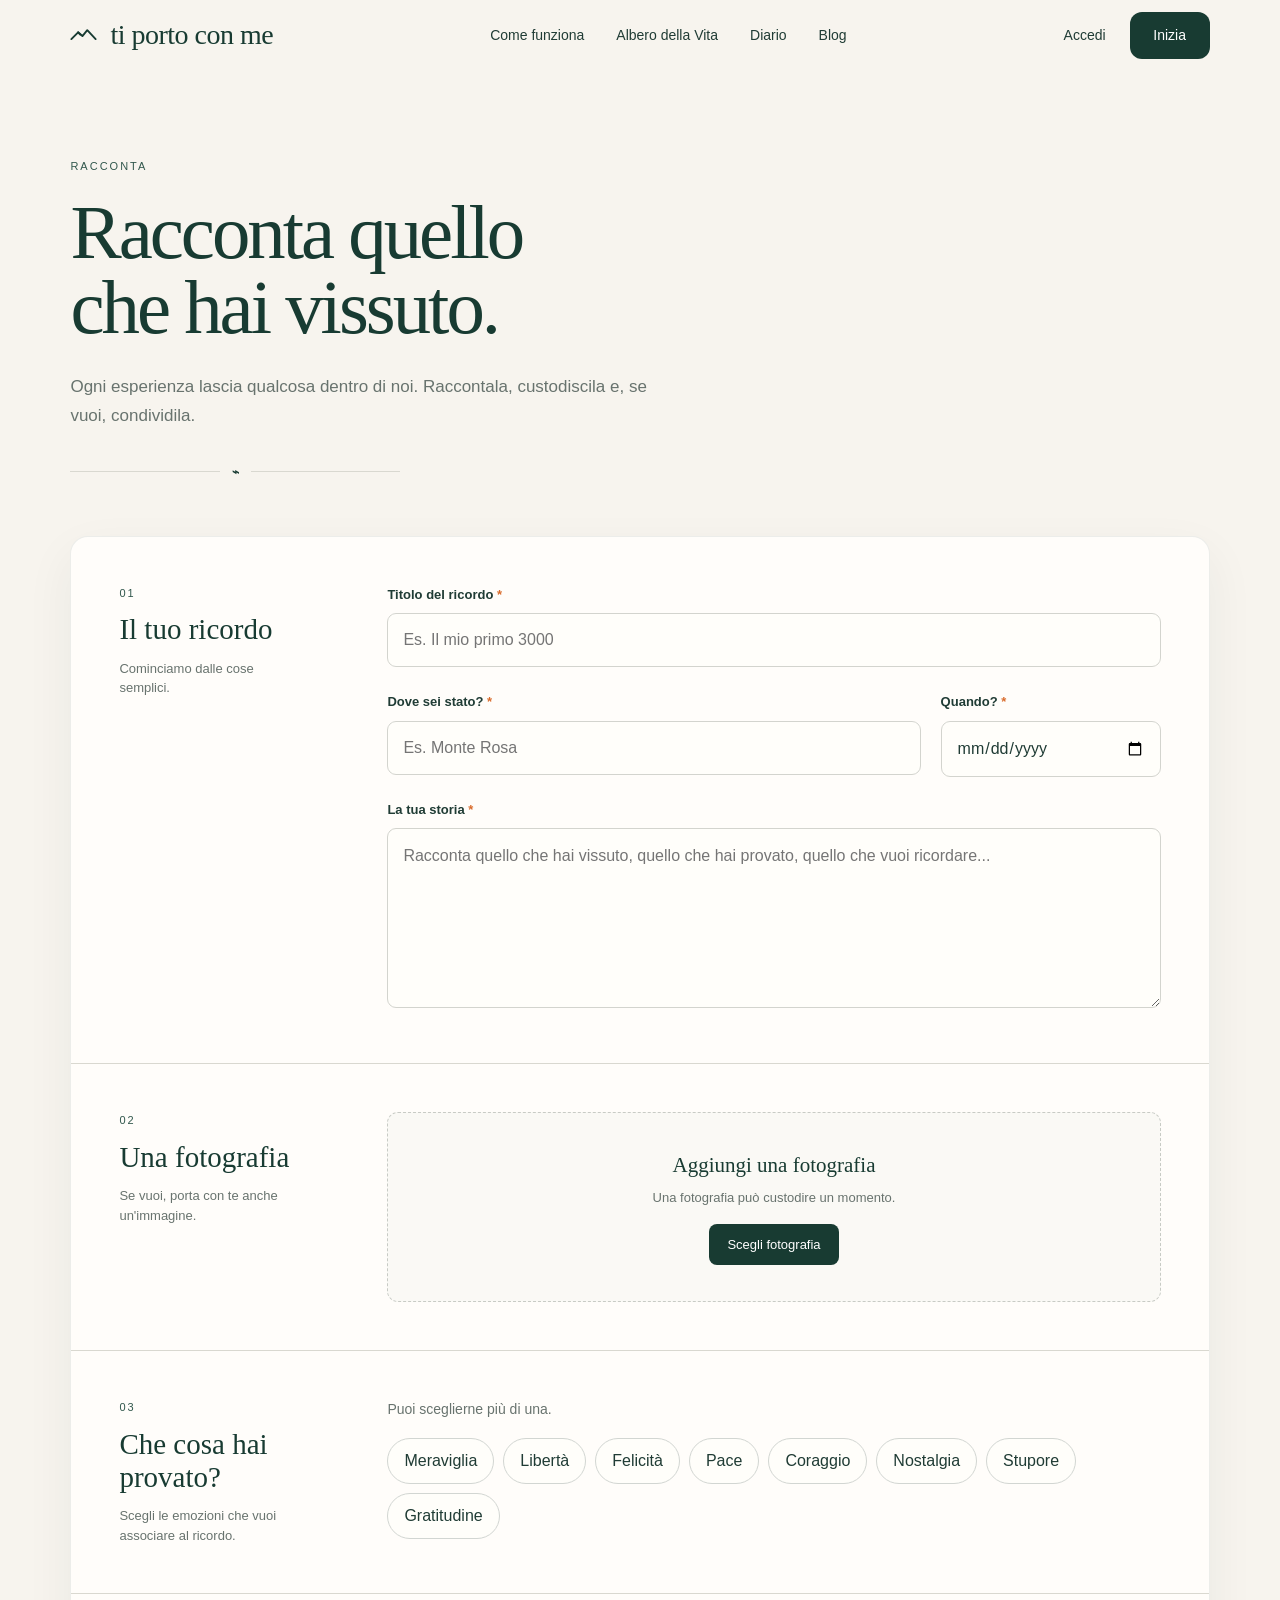
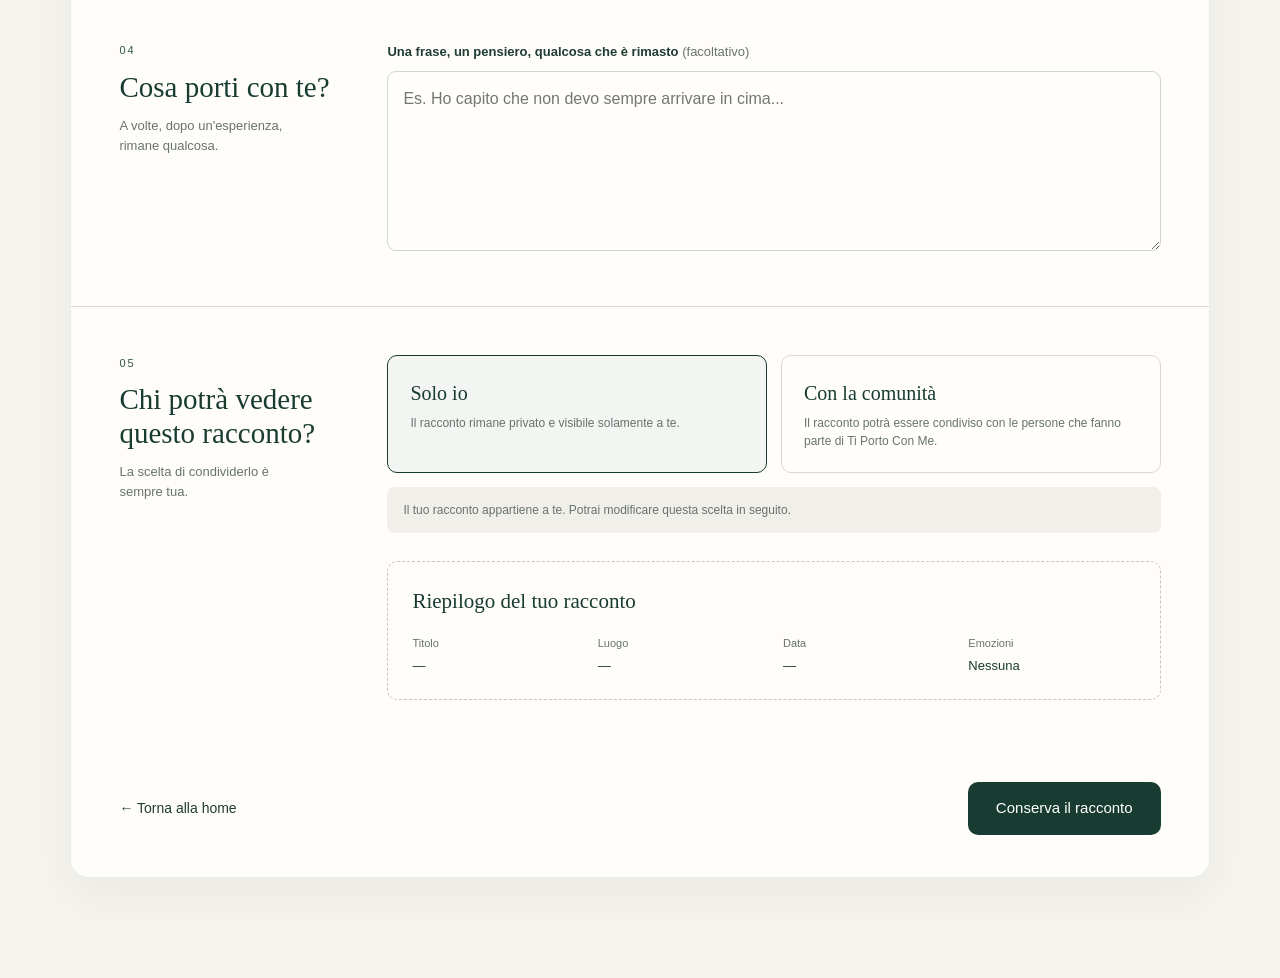
<file: src/racconta.html>
<!DOCTYPE html>
<html lang="it">
<head>
  <meta charset="UTF-8">
  <meta name="viewport" content="width=device-width, initial-scale=1.0">
  <title>Racconta | Ti Porto Con Me</title>
  <meta name="description" content="Racconta un'esperienza, conserva ciò che hai vissuto e portalo con te.">

  <style>
    :root {
      --bg: #f7f4ee;
      --paper: #fffdfa;
      --green: #183b32;
      --green-soft: #31574c;
      --text: #203c35;
      --muted: #68736e;
      --line: #d9d8d0;
      --orange: #d96b2b;
      --focus: rgba(24, 59, 50, .08);
    }

    * { box-sizing: border-box; margin: 0; padding: 0; }
    html { scroll-behavior: smooth; }

    body {
      min-height: 100vh;
      background: var(--bg);
      color: var(--text);
      font-family: Arial, Helvetica, sans-serif;
      line-height: 1.5;
    }

    a { color: inherit; }
    button, input, textarea { font: inherit; }

    header {
      height: 70px;
      padding: 0 5.5%;
      display: flex;
      align-items: center;
      justify-content: space-between;
      background: var(--bg);
    }

    .brand {
      display: flex;
      align-items: center;
      gap: 13px;
      color: var(--green);
      text-decoration: none;
      flex-shrink: 0;
    }

    .brand-logo { width: 27px; height: 22px; display: block; }

    .brand-name {
      font-family: Georgia, "Times New Roman", serif;
      font-size: 28px;
      line-height: 1;
      letter-spacing: -.5px;
    }

    nav {
      display: flex;
      align-items: center;
      gap: 32px;
    }

    nav a, .login-link {
      color: var(--text);
      text-decoration: none;
      font-size: 14px;
      transition: color .2s ease;
    }

    nav a:hover, .login-link:hover { color: var(--green-soft); }

    .header-actions {
      display: flex;
      align-items: center;
      gap: 24px;
    }

    .start-button {
      display: inline-flex;
      align-items: center;
      justify-content: center;
      min-width: 80px;
      padding: 13px 21px;
      border-radius: 12px;
      background: var(--green);
      color: #fff;
      text-decoration: none;
      font-size: 14px;
    }

    .intro {
      width: min(1180px, 89%);
      margin: 0 auto;
      padding: 88px 0 55px;
    }

    .eyebrow {
      margin-bottom: 20px;
      color: var(--green-soft);
      font-size: 11px;
      letter-spacing: 2px;
      text-transform: uppercase;
    }

    .intro h1 {
      max-width: 820px;
      color: var(--green);
      font-family: Georgia, "Times New Roman", serif;
      font-size: clamp(54px, 6vw, 88px);
      font-weight: 400;
      line-height: .98;
      letter-spacing: -3px;
    }

    .intro-copy {
      max-width: 610px;
      margin-top: 28px;
      color: var(--muted);
      font-size: 17px;
      line-height: 1.7;
    }

    .divider {
      display: flex;
      align-items: center;
      gap: 12px;
      width: 330px;
      margin-top: 32px;
    }

    .divider span {
      height: 1px;
      flex: 1;
      background: var(--line);
    }

    .mountain { color: var(--green); font-size: 12px; }

    .form-wrap {
      width: min(1180px, 89%);
      margin: 0 auto;
      padding-bottom: 100px;
    }

    .story-form {
      background: var(--paper);
      border: 1px solid rgba(24, 59, 50, .08);
      border-radius: 18px;
      overflow: hidden;
      box-shadow: 0 18px 50px rgba(24, 59, 50, .06);
    }

    .section {
      display: grid;
      grid-template-columns: 220px 1fr;
      gap: 48px;
      padding: 48px;
      border-bottom: 1px solid var(--line);
    }

    .section:last-of-type { border-bottom: 0; }

    .section-number {
      color: var(--green-soft);
      font-size: 11px;
      letter-spacing: 2px;
      margin-bottom: 12px;
    }

    .section h2 {
      color: var(--green);
      font-family: Georgia, "Times New Roman", serif;
      font-size: 29px;
      font-weight: 400;
      line-height: 1.15;
    }

    .section-label p {
      max-width: 180px;
      margin-top: 12px;
      color: var(--muted);
      font-size: 13px;
    }

    .field { margin-bottom: 25px; }
    .field:last-child { margin-bottom: 0; }

    .field-label {
      display: block;
      margin-bottom: 9px;
      color: var(--text);
      font-size: 13px;
      font-weight: 600;
    }

    .required { color: var(--orange); }

    input[type="text"],
    input[type="date"],
    textarea {
      width: 100%;
      border: 1px solid #d3d4ce;
      border-radius: 9px;
      background: #fffefa;
      color: var(--text);
      padding: 14px 15px;
      outline: none;
      transition: border-color .2s ease, box-shadow .2s ease;
    }

    input[type="text"]:focus,
    input[type="date"]:focus,
    textarea:focus {
      border-color: var(--green);
      box-shadow: 0 0 0 3px var(--focus);
    }

    textarea {
      min-height: 180px;
      resize: vertical;
      line-height: 1.65;
    }

    .grid-2 {
      display: grid;
      grid-template-columns: 1fr 220px;
      gap: 20px;
    }

    .upload {
      min-height: 190px;
      padding: 30px;
      display: flex;
      align-items: center;
      justify-content: center;
      text-align: center;
      border: 1.5px dashed #c8cbc5;
      border-radius: 11px;
      background: #faf9f5;
      transition: border-color .2s ease, background .2s ease;
    }

    .upload.dragover {
      border-color: var(--green);
      background: #f0f3ef;
    }

    .upload-title {
      color: var(--green);
      font-family: Georgia, "Times New Roman", serif;
      font-size: 21px;
    }

    .upload-copy {
      margin: 7px 0 16px;
      color: var(--muted);
      font-size: 13px;
    }

    .upload-button,
    .save {
      border: 0;
      border-radius: 8px;
      padding: 11px 18px;
      background: var(--green);
      color: #fff;
      cursor: pointer;
      font-size: 13px;
    }

    #photoInput { display: none; }

    .preview {
      display: none;
      margin-top: 18px;
      position: relative;
      max-width: 560px;
    }

    .preview img {
      display: block;
      width: 100%;
      max-height: 360px;
      object-fit: cover;
      border-radius: 10px;
    }

    .remove-photo {
      position: absolute;
      top: 10px;
      right: 10px;
      width: 32px;
      height: 32px;
      border: 0;
      border-radius: 50%;
      background: #fff;
      color: var(--green);
      cursor: pointer;
      box-shadow: 0 4px 15px rgba(0,0,0,.15);
    }

    .emotion-copy {
      margin-bottom: 18px;
      color: var(--muted);
      font-size: 14px;
    }

    .emotions {
      display: flex;
      flex-wrap: wrap;
      gap: 9px;
    }

    .emotion {
      border: 1px solid #d2d6d2;
      border-radius: 24px;
      padding: 10px 16px;
      background: #fffefa;
      color: var(--text);
      cursor: pointer;
      transition: .2s ease;
    }

    .emotion:hover { border-color: var(--green-soft); }

    .emotion.selected {
      border-color: var(--green);
      background: var(--green);
      color: #fff;
    }

    .intensity {
      display: none;
      margin-top: 25px;
      padding: 24px;
      border-left: 3px solid var(--green);
      border-radius: 0 10px 10px 0;
      background: #f2f1eb;
    }

    .intensity.visible { display: block; }

    .intensity h3 {
      margin-bottom: 17px;
      color: var(--green);
      font-family: Georgia, "Times New Roman", serif;
      font-size: 21px;
      font-weight: 400;
    }

    .intensity-row {
      display: grid;
      grid-template-columns: 130px 1fr 30px;
      align-items: center;
      gap: 14px;
      margin-bottom: 13px;
    }

    .dots { display: flex; gap: 7px; }

    .dot {
      width: 25px;
      height: 25px;
      border: 1px solid #c7cec9;
      border-radius: 50%;
      background: transparent;
      cursor: pointer;
    }

    .dot.active {
      border-color: var(--green);
      background: var(--green);
    }

    .privacy {
      display: grid;
      grid-template-columns: 1fr 1fr;
      gap: 14px;
    }

    .privacy-option {
      padding: 22px;
      border: 1px solid var(--line);
      border-radius: 10px;
      background: #fffefa;
      cursor: pointer;
    }

    .privacy-option.selected {
      border-color: var(--green);
      background: #f2f5f1;
    }

    .privacy-option input { display: none; }

    .privacy-option h3 {
      margin-bottom: 6px;
      color: var(--green);
      font-family: Georgia, "Times New Roman", serif;
      font-size: 20px;
      font-weight: 400;
    }

    .privacy-option p {
      color: var(--muted);
      font-size: 12px;
    }

    .privacy-note {
      margin-top: 14px;
      padding: 14px 16px;
      border-radius: 8px;
      background: #f1efe9;
      color: var(--muted);
      font-size: 12px;
    }

    .summary {
      margin-top: 28px;
      padding: 24px;
      border: 1px dashed #c7c6bd;
      border-radius: 10px;
    }

    .summary h3 {
      margin-bottom: 18px;
      color: var(--green);
      font-family: Georgia, "Times New Roman", serif;
      font-size: 21px;
      font-weight: 400;
    }

    .summary-grid {
      display: grid;
      grid-template-columns: repeat(4, 1fr);
      gap: 18px;
    }

    .summary-item span {
      display: block;
      margin-bottom: 4px;
      color: var(--muted);
      font-size: 11px;
    }

    .summary-item strong {
      display: block;
      color: var(--green);
      font-size: 13px;
      font-weight: 500;
      word-break: break-word;
    }

    .actions {
      display: flex;
      align-items: center;
      justify-content: space-between;
      gap: 20px;
      padding: 34px 48px 42px;
    }

    .back {
      color: var(--text);
      text-decoration: none;
      font-size: 14px;
    }

    .save {
      border-radius: 10px;
      padding: 15px 28px;
      font-size: 15px;
    }

    .save:hover,
    .upload-button:hover,
    .start-button:hover {
      background: #244c41;
    }

    .success {
      position: fixed;
      left: 50%;
      bottom: 25px;
      z-index: 20;
      display: none;
      transform: translateX(-50%);
      padding: 14px 22px;
      border-radius: 10px;
      background: var(--green);
      color: #fff;
      box-shadow: 0 10px 30px rgba(0,0,0,.2);
      font-size: 14px;
    }

    .success.show { display: block; }

    @media (max-width: 900px) {
      nav { display: none; }

      .section {
        grid-template-columns: 1fr;
        gap: 25px;
        padding: 35px 30px;
      }

      .section-label p { max-width: 500px; }
      .grid-2 { grid-template-columns: 1fr; }
      .summary-grid { grid-template-columns: 1fr 1fr; }
    }

    @media (max-width: 600px) {
      header {
        height: 68px;
        padding: 0 5%;
      }

      .brand-name { font-size: 23px; }
      .login-link { display: none; }

      .intro {
        width: 90%;
        padding: 55px 0 35px;
      }

      .intro h1 {
        font-size: 52px;
        letter-spacing: -2px;
      }

      .form-wrap {
        width: 94%;
        padding-bottom: 55px;
      }

      .section { padding: 28px 20px; }
      .privacy { grid-template-columns: 1fr; }
      .summary-grid { grid-template-columns: 1fr; }

      .actions {
        flex-direction: column-reverse;
        align-items: stretch;
        padding: 28px 20px;
      }

      .save { width: 100%; }
      .back { text-align: center; }

      .intensity-row {
        grid-template-columns: 90px 1fr 25px;
        gap: 7px;
      }

      .dot {
        width: 21px;
        height: 21px;
      }
    }
  </style>
</head>

<body>

<header>
  <a href="index.html" class="brand" aria-label="Ti Porto Con Me">
    <svg class="brand-logo" viewBox="0 0 100 60" xmlns="http://www.w3.org/2000/svg" aria-hidden="true">
      <path d="M5 45 L30 20 L46 34 L64 12 L95 45"
            fill="none" stroke="currentColor" stroke-width="7"
            stroke-linecap="round" stroke-linejoin="round"/>
      <path d="M30 20 L38 28"
            fill="none" stroke="currentColor" stroke-width="7"
            stroke-linecap="round"/>
    </svg>
    <span class="brand-name">ti porto con me</span>
  </a>

  <nav aria-label="Navigazione principale">
    <a href="index.html">Come funziona</a>
    <a href="index.html">Albero della Vita</a>
    <a href="diario.html">Diario</a>
    <a href="blog.html">Blog</a>
  </nav>

  <div class="header-actions">
    <a href="#" class="login-link">Accedi</a>
    <a href="racconta.html" class="start-button">Inizia</a>
  </div>
</header>

<main>
  <section class="intro">
    <div class="eyebrow">Racconta</div>
    <h1>Racconta quello<br>che hai vissuto.</h1>

    <p class="intro-copy">
      Ogni esperienza lascia qualcosa dentro di noi.
      Raccontala, custodiscila e, se vuoi, condividila.
    </p>

    <div class="divider" aria-hidden="true">
      <span></span>
      <b class="mountain">⌁</b>
      <span></span>
    </div>
  </section>

  <div class="form-wrap">
    <form class="story-form" id="storyForm">

      <section class="section">
        <div class="section-label">
          <div class="section-number">01</div>
          <h2>Il tuo ricordo</h2>
          <p>Cominciamo dalle cose semplici.</p>
        </div>

        <div>
          <div class="field">
            <label class="field-label" for="title">
              Titolo del ricordo <span class="required">*</span>
            </label>
            <input id="title" name="title" type="text"
                   autocomplete="off"
                   placeholder="Es. Il mio primo 3000" required>
          </div>

          <div class="grid-2">
            <div class="field">
              <label class="field-label" for="place">
                Dove sei stato? <span class="required">*</span>
              </label>
              <input id="place" name="place" type="text"
                     autocomplete="off"
                     placeholder="Es. Monte Rosa" required>
            </div>

            <div class="field">
              <label class="field-label" for="date">
                Quando? <span class="required">*</span>
              </label>
              <input id="date" name="date" type="date" required>
            </div>
          </div>

          <div class="field">
            <label class="field-label" for="story">
              La tua storia <span class="required">*</span>
            </label>
            <textarea id="story" name="story"
              placeholder="Racconta quello che hai vissuto, quello che hai provato, quello che vuoi ricordare..."
              required></textarea>
          </div>
        </div>
      </section>

      <section class="section">
        <div class="section-label">
          <div class="section-number">02</div>
          <h2>Una fotografia</h2>
          <p>Se vuoi, porta con te anche un'immagine.</p>
        </div>

        <div>
          <div class="upload" id="uploadArea">
            <div>
              <div class="upload-title">Aggiungi una fotografia</div>
              <div class="upload-copy">Una fotografia può custodire un momento.</div>
              <button type="button" class="upload-button" id="choosePhoto">
                Scegli fotografia
              </button>
              <input id="photoInput" type="file" accept="image/*">
            </div>
          </div>

          <div class="preview" id="preview">
            <img id="previewImage" alt="Anteprima della fotografia">
            <button type="button" class="remove-photo" id="removePhoto" aria-label="Rimuovi fotografia">×</button>
          </div>
        </div>
      </section>

      <section class="section">
        <div class="section-label">
          <div class="section-number">03</div>
          <h2>Che cosa hai provato?</h2>
          <p>Scegli le emozioni che vuoi associare al ricordo.</p>
        </div>

        <div>
          <p class="emotion-copy">Puoi sceglierne più di una.</p>

          <div class="emotions" id="emotions">
            <button type="button" class="emotion" data-emotion="Meraviglia">Meraviglia</button>
            <button type="button" class="emotion" data-emotion="Libertà">Libertà</button>
            <button type="button" class="emotion" data-emotion="Felicità">Felicità</button>
            <button type="button" class="emotion" data-emotion="Pace">Pace</button>
            <button type="button" class="emotion" data-emotion="Coraggio">Coraggio</button>
            <button type="button" class="emotion" data-emotion="Nostalgia">Nostalgia</button>
            <button type="button" class="emotion" data-emotion="Stupore">Stupore</button>
            <button type="button" class="emotion" data-emotion="Gratitudine">Gratitudine</button>
          </div>

          <div class="intensity" id="intensity">
            <h3>Quanto era intensa?</h3>
            <div id="intensityRows"></div>
          </div>
        </div>
      </section>

      <section class="section">
        <div class="section-label">
          <div class="section-number">04</div>
          <h2>Cosa porti con te?</h2>
          <p>A volte, dopo un'esperienza, rimane qualcosa.</p>
        </div>

        <div class="field">
          <label class="field-label" for="lasting">
            Una frase, un pensiero, qualcosa che è rimasto
            <span style="font-weight:normal;color:var(--muted)">(facoltativo)</span>
          </label>
          <textarea id="lasting" name="lasting"
            placeholder="Es. Ho capito che non devo sempre arrivare in cima..."></textarea>
        </div>
      </section>

      <section class="section">
        <div class="section-label">
          <div class="section-number">05</div>
          <h2>Chi potrà vedere questo racconto?</h2>
          <p>La scelta di condividerlo è sempre tua.</p>
        </div>

        <div>
          <div class="privacy">
            <label class="privacy-option selected" id="privateOption">
              <input type="radio" name="privacy" value="private" checked>
              <h3>Solo io</h3>
              <p>Il racconto rimane privato e visibile solamente a te.</p>
            </label>

            <label class="privacy-option" id="communityOption">
              <input type="radio" name="privacy" value="community">
              <h3>Con la comunità</h3>
              <p>Il racconto potrà essere condiviso con le persone che fanno parte di Ti Porto Con Me.</p>
            </label>
          </div>

          <div class="privacy-note">
            Il tuo racconto appartiene a te. Potrai modificare questa scelta in seguito.
          </div>

          <div class="summary">
            <h3>Riepilogo del tuo racconto</h3>

            <div class="summary-grid">
              <div class="summary-item">
                <span>Titolo</span>
                <strong id="summaryTitle">—</strong>
              </div>

              <div class="summary-item">
                <span>Luogo</span>
                <strong id="summaryPlace">—</strong>
              </div>

              <div class="summary-item">
                <span>Data</span>
                <strong id="summaryDate">—</strong>
              </div>

              <div class="summary-item">
                <span>Emozioni</span>
                <strong id="summaryEmotions">Nessuna</strong>
              </div>
            </div>
          </div>
        </div>
      </section>

      <div class="actions">
        <a href="index.html" class="back">← Torna alla home</a>
        <button type="submit" class="save">Conserva il racconto</button>
      </div>

    </form>
  </div>
</main>

<div class="success" id="success" role="status" aria-live="polite">
  Il tuo racconto è stato conservato.
</div>

<script>
  const form = document.getElementById("storyForm");
  const titleInput = document.getElementById("title");
  const placeInput = document.getElementById("place");
  const dateInput = document.getElementById("date");
  const storyInput = document.getElementById("story");
  const lastingInput = document.getElementById("lasting");

  const summaryTitle = document.getElementById("summaryTitle");
  const summaryPlace = document.getElementById("summaryPlace");
  const summaryDate = document.getElementById("summaryDate");
  const summaryEmotions = document.getElementById("summaryEmotions");

  const selectedEmotions = {};

  function updateSummary() {
    summaryTitle.textContent = titleInput.value.trim() || "—";
    summaryPlace.textContent = placeInput.value.trim() || "—";

    if (dateInput.value) {
      const date = new Date(dateInput.value + "T00:00:00");
      summaryDate.textContent = date.toLocaleDateString("it-IT");
    } else {
      summaryDate.textContent = "—";
    }

    const emotions = Object.keys(selectedEmotions);

    summaryEmotions.textContent = emotions.length
      ? emotions.map(emotion => `${emotion} (${selectedEmotions[emotion]}/5)`).join(", ")
      : "Nessuna";
  }

  [titleInput, placeInput, storyInput, lastingInput].forEach(input => {
    input.addEventListener("input", updateSummary);
  });

  dateInput.addEventListener("change", updateSummary);

  document.querySelectorAll(".emotion").forEach(button => {
    button.addEventListener("click", () => {
      const emotion = button.dataset.emotion;

      if (button.classList.contains("selected")) {
        button.classList.remove("selected");
        delete selectedEmotions[emotion];
      } else {
        button.classList.add("selected");
        selectedEmotions[emotion] = 3;
      }

      renderIntensity();
      updateSummary();
    });
  });

  function renderIntensity() {
    const panel = document.getElementById("intensity");
    const rows = document.getElementById("intensityRows");
    const emotions = Object.keys(selectedEmotions);

    rows.innerHTML = "";

    if (!emotions.length) {
      panel.classList.remove("visible");
      return;
    }

    panel.classList.add("visible");

    emotions.forEach(emotion => {
      const row = document.createElement("div");
      row.className = "intensity-row";

      const name = document.createElement("div");
      name.textContent = emotion;

      const dots = document.createElement("div");
      dots.className = "dots";

      for (let i = 1; i <= 5; i++) {
        const dot = document.createElement("button");
        dot.type = "button";
        dot.className = "dot" + (i <= selectedEmotions[emotion] ? " active" : "");
        dot.setAttribute("aria-label", `${emotion}: intensità ${i} su 5`);

        dot.addEventListener("click", () => {
          selectedEmotions[emotion] = i;
          renderIntensity();
          updateSummary();
        });

        dots.appendChild(dot);
      }

      const value = document.createElement("div");
      value.textContent = selectedEmotions[emotion];

      row.appendChild(name);
      row.appendChild(dots);
      row.appendChild(value);
      rows.appendChild(row);
    });
  }

  const uploadArea = document.getElementById("uploadArea");
  const photoInput = document.getElementById("photoInput");
  const choosePhoto = document.getElementById("choosePhoto");
  const preview = document.getElementById("preview");
  const previewImage = document.getElementById("previewImage");
  const removePhoto = document.getElementById("removePhoto");

  choosePhoto.addEventListener("click", () => photoInput.click());

  photoInput.addEventListener("change", () => {
    const file = photoInput.files[0];
    if (file) handlePhoto(file);
  });

  function handlePhoto(file) {
    if (!file.type.startsWith("image/")) {
      alert("Per favore scegli una fotografia.");
      return;
    }

    if (file.size > 10 * 1024 * 1024) {
      alert("La fotografia deve essere inferiore a 10 MB.");
      return;
    }

    const reader = new FileReader();

    reader.onload = event => {
      previewImage.src = event.target.result;
      preview.style.display = "block";
      uploadArea.style.display = "none";
    };

    reader.readAsDataURL(file);
  }

  removePhoto.addEventListener("click", () => {
    photoInput.value = "";
    previewImage.src = "";
    preview.style.display = "none";
    uploadArea.style.display = "flex";
  });

  ["dragenter", "dragover"].forEach(eventName => {
    uploadArea.addEventListener(eventName, event => {
      event.preventDefault();
      uploadArea.classList.add("dragover");
    });
  });

  ["dragleave", "drop"].forEach(eventName => {
    uploadArea.addEventListener(eventName, event => {
      event.preventDefault();
      uploadArea.classList.remove("dragover");
    });
  });

  uploadArea.addEventListener("drop", event => {
    const file = event.dataTransfer.files[0];
    if (file) handlePhoto(file);
  });

  document.querySelectorAll(".privacy-option").forEach(option => {
    option.addEventListener("click", () => {
      document.querySelectorAll(".privacy-option")
        .forEach(item => item.classList.remove("selected"));

      option.classList.add("selected");
      option.querySelector("input").checked = true;
    });
  });

  form.addEventListener("submit", event => {
    event.preventDefault();

    if (!form.checkValidity()) {
      form.reportValidity();
      return;
    }

    const storyData = {
      title: titleInput.value.trim(),
      place: placeInput.value.trim(),
      date: dateInput.value,
      story: storyInput.value.trim(),
      lasting: lastingInput.value.trim(),
      emotions: { ...selectedEmotions },
      privacy: document.querySelector("input[name='privacy']:checked")?.value || "private",
      savedAt: new Date().toISOString()
    };

    localStorage.setItem("tpcm_last_story", JSON.stringify(storyData));

    const success = document.getElementById("success");
    success.classList.add("show");

    setTimeout(() => {
      success.classList.remove("show");
    }, 3500);
  });

  updateSummary();
</script>

</body>
</html>
</file>
<file: src/style.css>
/* =========================================================
   TI PORTO CON ME
   STILE GENERALE
========================================================= */

* {
  box-sizing: border-box;
  margin: 0;
  padding: 0;
}

html {
  scroll-behavior: smooth;
}

body {
  font-family: Arial, Helvetica, sans-serif;
  color: #203c35;
  background: #f7f4ee;
  line-height: 1.5;
}

button,
input,
textarea {
  font: inherit;
}


/* =========================================================
   HEADER
========================================================= */

.header {
  height: 90px;
  padding: 0 6%;
  display: flex;
  align-items: center;
  justify-content: space-between;
  background: #f7f4ee;
  position: relative;
  z-index: 10;
}

.logo {
  display: flex;
  align-items: center;
  gap: 18px;
  text-decoration: none;
  font-family: Georgia, "Times New Roman", serif;
  font-size: 30px;
  color: #183b32;
}

.logo-mountain {
  font-size: 42px;
  line-height: 1;
}

nav {
  display: flex;
  gap: 38px;
}

nav a,
.header-actions a {
  text-decoration: none;
  color: #222;
  font-size: 16px;
}

nav a:hover,
.header-actions a:hover {
  color: #183b32;
}

.header-actions {
  display: flex;
  align-items: center;
  gap: 30px;
}

.button {
  background: #183b32;
  color: white !important;
  padding: 14px 25px;
  border-radius: 12px;
}


/* =========================================================
   HOMEPAGE — HERO
========================================================= */

.hero {
  width: 100%;
  min-height: calc(100vh - 90px);
  padding: 80px 6% 100px;
  display: flex;
  align-items: center;
  justify-content: center;
  background: #f7f4ee;
}

.hero-content {
  width: 100%;
  max-width: 1180px;
  margin: 0 auto;
  text-align: center;

  display: grid;
  grid-template-columns: repeat(4, minmax(0, 1fr));
  column-gap: 10px;
  row-gap: 0;
  align-items: start;
}

.hero h1 {
  grid-column: 1 / -1;

  width: 100%;
  max-width: 1000px;
  margin: 0 auto;

  font-family: Georgia, "Times New Roman", serif;
  font-size: clamp(48px, 6vw, 82px);
  line-height: 1.05;
  font-weight: 400;
  letter-spacing: -2px;
  color: #183b32;
}

.hero-divider {
  grid-column: 1 / -1;

  display: flex;
  align-items: center;
  justify-content: center;
  gap: 18px;

  width: 100%;
  max-width: 360px;
  margin: 35px auto;
}

.hero-divider span:first-child,
.hero-divider span:last-child {
  flex: 1;
  height: 1px;
  background: rgba(24, 59, 50, 0.25);
}

.hero-divider span:nth-child(2) {
  font-family: Georgia, "Times New Roman", serif;
  font-size: 24px;
  color: #183b32;
}

.hero-text {
  grid-column: 1 / -1;

  width: 100%;
  max-width: 650px;
  margin: 0 auto;

  font-size: 19px;
  line-height: 1.7;
  color: #4a4a4a;
}


/* =========================================================
   HOMEPAGE — LE QUATTRO AZIONI
========================================================= */

.hero-content > .action {
  width: 100%;
  min-height: 180px;

  display: flex;
  flex-direction: column;
  align-items: center;
  justify-content: flex-start;

  margin: 55px 0 0;
  padding: 25px 20px;

  box-sizing: border-box;

  color: #183b32;
  text-decoration: none;
  text-align: center;

  transition: transform 0.2s ease;
}

.hero-content > .action:hover {
  transform: translateY(-5px);
}

.action-icon {
  font-family: Georgia, "Times New Roman", serif;
  font-size: 34px;
  line-height: 1;
  margin-bottom: 18px;
}

.action h3 {
  font-family: Georgia, "Times New Roman", serif;
  font-size: 25px;
  font-weight: 400;
  margin-bottom: 10px;
}

.action p {
  font-size: 15px;
  line-height: 1.5;
  color: #666;
}

.action-line {
  width: 45px;
  height: 1px;
  margin-top: 18px;
  background: #183b32;
}


/* =========================================================
   HOMEPAGE — FRASE FINALE
========================================================= */

.stay {
  grid-column: 1 / -1;

  width: 100%;
  display: block;

  margin: 45px auto 0;
  padding: 0;

  text-align: center;

  font-size: 13px;
  letter-spacing: 1.5px;
  color: #183b32;
}


/* =========================================================
   HOMEPAGE — SPAZIO
========================================================= */

.space {
  padding: 110px 6% 120px;
  background: #fffdf9;
}

.space h2 {
  font-family: Georgia, "Times New Roman", serif;
  font-size: clamp(38px, 4vw, 58px);
  font-weight: 400;
  text-align: center;
  color: #183b32;
}

.section-divider {
  display: flex;
  align-items: center;
  justify-content: center;
  gap: 18px;
  margin: 35px auto;
  max-width: 360px;
}

.section-divider span:first-child,
.section-divider span:last-child {
  flex: 1;
  height: 1px;
  background: rgba(24, 59, 50, 0.25);
}

.section-divider span:nth-child(2) {
  font-family: Georgia, "Times New Roman", serif;
  font-size: 24px;
  color: #183b32;
}

.values {
  max-width: 1000px;
  margin: 60px auto 0;

  display: grid;
  grid-template-columns: 1fr 1fr;
  gap: 55px 80px;
}

.value {
  display: flex;
  align-items: flex-start;
  gap: 22px;
}

.value-icon {
  flex-shrink: 0;
  font-family: Georgia, "Times New Roman", serif;
  font-size: 30px;
  color: #183b32;
}

.value h3 {
  font-family: Georgia, "Times New Roman", serif;
  font-size: 24px;
  font-weight: 400;
  margin-bottom: 8px;
  color: #183b32;
}

.value p {
  font-size: 15px;
  line-height: 1.6;
  color: #666;
}


/* =========================================================
   PAGINA RACCONTA
========================================================= */

.racconta-page {
  padding: 65px 6% 90px;
  background: #f7f4ee;
}


/* =========================================================
   INTRODUZIONE RACCONTA
========================================================= */

.racconta-intro {
  max-width: 920px;
  margin: 0 auto 45px;
}

.racconta-symbol {
  width: 55px;
  height: 1px;
  background: #183b32;
  margin-bottom: 28px;
  position: relative;
}

.racconta-symbol::after {
  content: "⌁";
  position: absolute;
  left: 20px;
  top: -18px;
  background: #f7f4ee;
  padding: 0 8px;
  font-size: 25px;
  color: #183b32;
}

.racconta-intro h1 {
  font-family: Georgia, "Times New Roman", serif;
  font-size: clamp(46px, 5vw, 72px);
  line-height: 1.05;
  font-weight: 400;
  letter-spacing: -2px;
  color: #183b32;
  max-width: 850px;
}

.racconta-intro p {
  margin-top: 25px;
  font-size: 19px;
  line-height: 1.7;
  color: #333;
  max-width: 600px;
}


/* =========================================================
   CARD RACCONTO
========================================================= */

.racconto-card {
  max-width: 920px;
  margin: 0 auto;

  background: #fffdf9;

  border: 1px solid rgba(32, 60, 53, 0.10);
  border-radius: 4px;

  padding: 55px;

  box-shadow: 0 15px 45px rgba(32, 60, 53, 0.05);
}


/* =========================================================
   FORM
========================================================= */

.form-group {
  margin-bottom: 34px;
}

.form-group > label {
  display: block;

  font-family: Georgia, "Times New Roman", serif;
  font-size: 23px;
  color: #183b32;

  margin-bottom: 12px;
}

.form-row {
  display: grid;
  grid-template-columns: 1fr 1fr;
  gap: 28px;
}

input[type="text"],
input[type="date"],
textarea {
  width: 100%;

  border: 1px solid rgba(32, 60, 53, 0.20);
  border-radius: 3px;

  background: #fff;
  color: #203c35;

  padding: 15px 17px;
  font-size: 16px;

  outline: none;

  transition:
    border-color 0.2s,
    box-shadow 0.2s;
}

input[type="text"]:focus,
input[type="date"]:focus,
textarea:focus {
  border-color: #183b32;
  box-shadow: 0 0 0 3px rgba(24, 59, 50, 0.07);
}

textarea {
  resize: vertical;
  min-height: 190px;
  line-height: 1.65;
}

input::placeholder,
textarea::placeholder {
  color: #999;
}


/* =========================================================
   EMOZIONI
========================================================= */

.emotions-group {
  margin-top: 15px;
}

.emotions-description {
  font-size: 15px;
  color: #666;

  margin-top: -4px;
  margin-bottom: 18px;
}

.emotions {
  display: flex;
  flex-wrap: wrap;
  gap: 10px;
}

.emotions button {
  border: 1px solid rgba(32, 60, 53, 0.20);
  background: transparent;
  color: #203c35;

  padding: 10px 18px;
  border-radius: 30px;

  cursor: pointer;

  transition:
    background 0.2s,
    color 0.2s,
    border-color 0.2s,
    transform 0.15s;
}

.emotions button:hover {
  border-color: #183b32;
  transform: translateY(-1px);
}

.emotions button.selected {
  background: #183b32;
  color: #fff;
  border-color: #183b32;
}


/* =========================================================
   INTENSITÀ EMOZIONI
========================================================= */

.intensity-area {
  display: none;

  margin-top: 28px;
  padding: 25px 28px;

  background: #f3f1eb;

  border-radius: 3px;
  border-left: 3px solid #183b32;
}

.intensity-area.visible {
  display: block;
}

.intensity-title {
  font-family: Georgia, "Times New Roman", serif;
  font-size: 21px;
  color: #183b32;
  margin-bottom: 4px;
}

.intensity-subtitle {
  font-size: 14px;
  color: #666;
  margin-bottom: 22px;
}

.emotion-intensity {
  display: grid;
  grid-template-columns: 160px 1fr;

  align-items: center;
  gap: 20px;

  padding: 13px 0;

  border-bottom: 1px solid rgba(32, 60, 53, 0.10);
}

.emotion-intensity:last-child {
  border-bottom: none;
}

.emotion-intensity-name {
  font-family: Georgia, "Times New Roman", serif;
  font-size: 18px;
  color: #183b32;
}

.intensity-scale {
  display: flex;
  align-items: center;
  gap: 9px;
}

.intensity-dot {
  width: 24px;
  height: 24px;

  border-radius: 50%;
  border: 1px solid rgba(32, 60, 53, 0.30);

  background: transparent;

  cursor: pointer;

  transition:
    background 0.2s,
    border-color 0.2s,
    transform 0.15s;
}

.intensity-dot:hover {
  transform: scale(1.1);
  border-color: #183b32;
}

.intensity-dot.active {
  background: #183b32;
  border-color: #183b32;
}

.intensity-value {
  margin-left: 7px;
  font-size: 14px;
  color: #666;
  min-width: 28px;
}


/* =========================================================
   FOTOGRAFIA
========================================================= */

.photo-upload {
  min-height: 125px;

  border: 1px dashed rgba(32, 60, 53, 0.30);
  background: #fcfbf7;

  display: flex;
  align-items: center;
  justify-content: center;

  gap: 14px;
  padding: 25px;

  transition:
    border-color 0.2s,
    background 0.2s;
}

.photo-upload:hover {
  border-color: #183b32;
  background: #faf8f2;
}

.photo-upload input[type="file"] {
  max-width: 250px;
  color: #333;
}

.photo-upload span {
  font-size: 16px;
  color: #555;
}

.photo-preview {
  display: none;

  margin-top: 20px;
  width: 100%;

  overflow: hidden;
  border-radius: 4px;
}

.photo-preview:not(:empty) {
  display: block;
}

.photo-preview img {
  display: block;

  width: 100%;
  max-height: 520px;

  object-fit: cover;

  border-radius: 4px;
}


/* =========================================================
   NOTA PRIVACY
========================================================= */

.privacy-note {
  display: flex;
  align-items: center;

  gap: 18px;

  padding: 23px 25px;
  margin-top: 10px;

  background: #f1f0eb;
  color: #35544c;
}

.privacy-note span {
  font-size: 29px;
  flex-shrink: 0;
}

.privacy-note p {
  font-size: 15px;
  line-height: 1.5;
}


/* =========================================================
   AZIONI FORM
========================================================= */

.form-actions {
  display: flex;
  align-items: center;
  justify-content: space-between;

  gap: 25px;

  margin-top: 45px;
  padding-top: 30px;

  border-top: 1px solid rgba(32, 60, 53, 0.15);
}

.secondary-button {
  color: #183b32;
  text-decoration: none;
  font-size: 16px;
}

.secondary-button:hover {
  text-decoration: underline;
}

.primary-button {
  border: none;

  background: #183b32;
  color: white;

  padding: 17px 30px;
  border-radius: 12px;

  font-size: 16px;

  cursor: pointer;

  transition:
    background 0.2s,
    transform 0.15s;
}

.primary-button:hover {
  background: #102f28;
  transform: translateY(-1px);
}


/* =========================================================
   FOOTER
========================================================= */

footer {
  min-height: 100px;

  padding: 25px 6%;

  display: flex;
  align-items: center;
  justify-content: space-between;

  gap: 30px;

  background: #183b32;
  color: white;
}

.footer-logo {
  font-family: Georgia, "Times New Roman", serif;
  font-size: 21px;
  white-space: nowrap;
}

.footer-logo span {
  font-size: 30px;
  margin-right: 8px;
}

.copyright {
  font-size: 14px;
  white-space: nowrap;
}

.footer-links {
  display: flex;
  gap: 30px;
}

.footer-links a {
  color: white;
  text-decoration: none;
  font-size: 14px;
}

.footer-links a:hover {
  text-decoration: underline;
}

.social {
  font-size: 24px;
  white-space: nowrap;
}


/* =========================================================
   RESPONSIVE — TABLET
========================================================= */

@media (max-width: 900px) {

  nav {
    display: none;
  }

  .header {
    padding: 0 5%;
  }

  .hero {
    padding: 65px 5% 80px;
  }

  .hero-content {
    grid-template-columns: repeat(2, minmax(0, 1fr));
    column-gap: 10px;
  }

  .hero-content > .action {
    width: 100%;
    margin-left: 0;
    margin-right: 0;
  }

  .values {
    gap: 45px;
  }

  .racconta-page {
    padding: 50px 5% 70px;
  }

  .racconto-card {
    padding: 40px;
  }

  .emotion-intensity {
    grid-template-columns: 130px 1fr;
  }

  footer {
    flex-wrap: wrap;
  }
}


/* =========================================================
   RESPONSIVE — MOBILE
========================================================= */

@media (max-width: 600px) {

  .header {
    height: 75px;
    padding: 0 6%;
  }

  .logo {
    font-size: 22px;
    gap: 10px;
  }

  .logo-mountain {
    font-size: 30px;
  }

  .header-actions {
    gap: 0;
  }

  .header-actions a:first-child {
    display: none;
  }

  .header-actions .button {
    padding: 11px 18px;
  }


  /* HERO MOBILE */

  .hero {
    min-height: auto;
    padding: 55px 5% 70px;
  }

  .hero-content {
    display: grid;
    grid-template-columns: 1fr;
    column-gap: 0;
  }

  .hero h1 {
    flex: none;
    width: 100%;

    font-size: 43px;
    letter-spacing: -1px;
  }

  .hero-divider {
    flex: none;
    width: 100%;

    margin: 30px auto;
  }

  .hero-text {
    flex: none;
    width: 100%;

    font-size: 17px;
  }

  .hero-content > .action {
    width: 100%;
    max-width: 260px;
    margin: 20px auto 0;
  }

  .stay {
    width: 100%;
    margin-top: 35px;
    font-size: 11px;
  }


  /* SPAZIO MOBILE */

  .space {
    padding: 75px 5% 80px;
  }

  .values {
    grid-template-columns: 1fr;
    gap: 40px;
    margin-top: 45px;
  }


  /* RACCONTA MOBILE */

  .racconta-page {
    padding: 40px 5% 60px;
  }

  .racconta-intro {
    margin-bottom: 30px;
  }

  .racconta-intro h1 {
    font-size: 43px;
    letter-spacing: -1px;
  }

  .racconta-intro p {
    font-size: 17px;
  }

  .racconto-card {
    padding: 28px 20px;
  }

  .form-row {
    grid-template-columns: 1fr;
    gap: 0;
  }

  .form-group > label {
    font-size: 21px;
  }

  .emotions {
    gap: 8px;
  }

  .emotions button {
    padding: 9px 14px;
    font-size: 14px;
  }

  .intensity-area {
    padding: 20px 16px;
  }

  .emotion-intensity {
    grid-template-columns: 1fr;
    gap: 8px;
  }

  .intensity-scale {
    gap: 7px;
  }

  .intensity-dot {
    width: 27px;
    height: 27px;
  }

  .photo-upload {
    flex-direction: column;
    text-align: center;
  }

  .photo-upload span {
    font-size: 14px;
  }

  .privacy-note {
    align-items: flex-start;
    padding: 20px;
  }

  .form-actions {
    flex-direction: column-reverse;
    align-items: stretch;
  }

  .primary-button {
    width: 100%;
  }

  .secondary-button {
    text-align: center;
  }


  /* FOOTER MOBILE */

  footer {
    padding: 30px 6%;
    flex-direction: column;
    align-items: flex-start;
  }

  .footer-links {
    display: none;
  }

  .social {
    align-self: flex-end;
  }

  .copyright {
    white-space: normal;
  }
}
/* =========================================================
   FIX DEFINITIVO HOMEPAGE
   POSIZIONAMENTO AZIONI E FRASE FINALE
   ========================================================= */

.hero-content {
  text-align: center;
}

.hero-content > .action {
  display: inline-flex !important;
  vertical-align: top;
  width: 220px !important;
  min-height: 180px;
  margin: 55px 5px 0 !important;
  padding: 25px 20px;
  box-sizing: border-box;
  text-align: center;
}

.hero-content > .stay {
  display: block !important;
  width: 100% !important;
  margin: 45px auto 0 !important;
  text-align: center !important;
  clear: both;
}

/* Desktop: quattro sezioni sulla stessa riga */
@media (min-width: 901px) {
  .hero-content > .action {
    margin-left: 5px !important;
    margin-right: 5px !important;
  }
}

/* Tablet */
@media (max-width: 900px) {
  .hero-content > .action {
    width: 200px !important;
    margin-left: 3px !important;
    margin-right: 3px !important;
  }
}

/* Smartphone */
@media (max-width: 600px) {
  .hero-content > .action {
    display: flex !important;
    width: 100% !important;
    max-width: 260px;
    margin: 20px auto 0 !important;
  }

  .hero-content > .stay {
    margin-top: 35px !important;
  }
}
</file>
